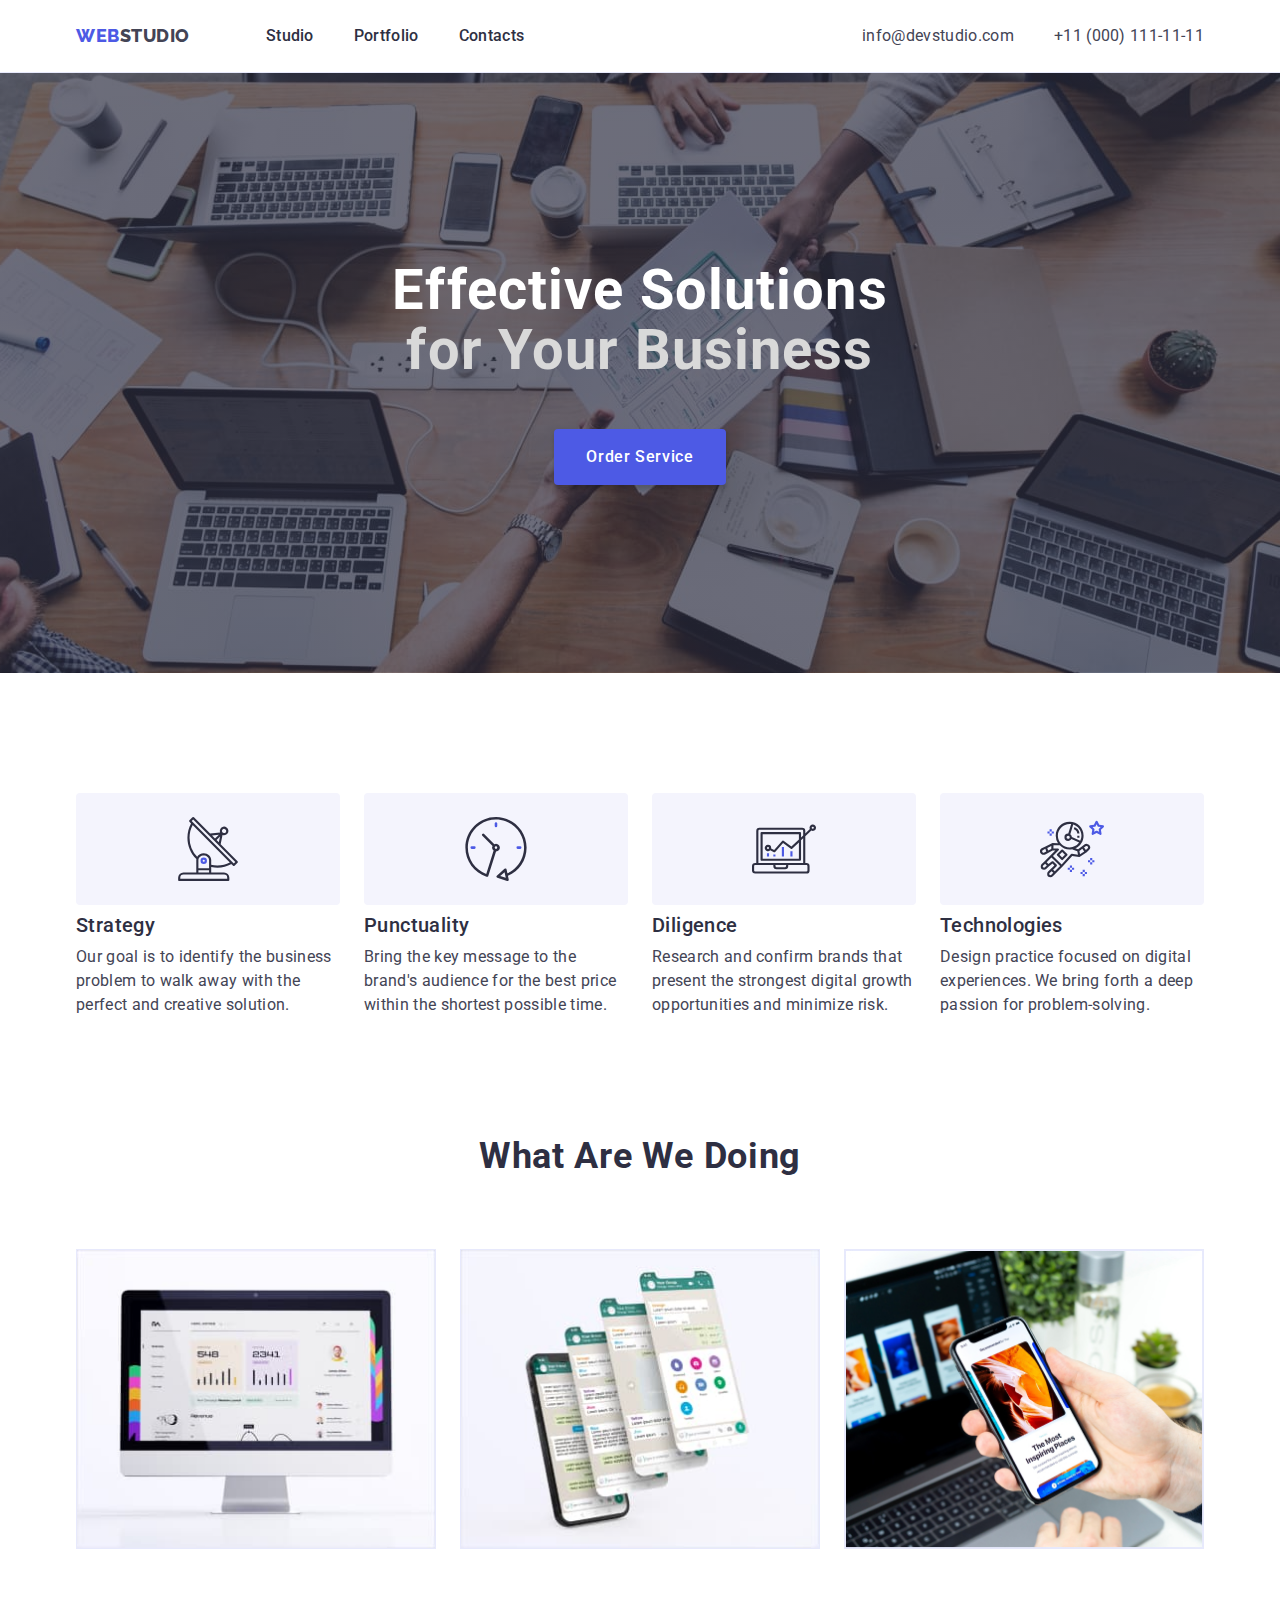
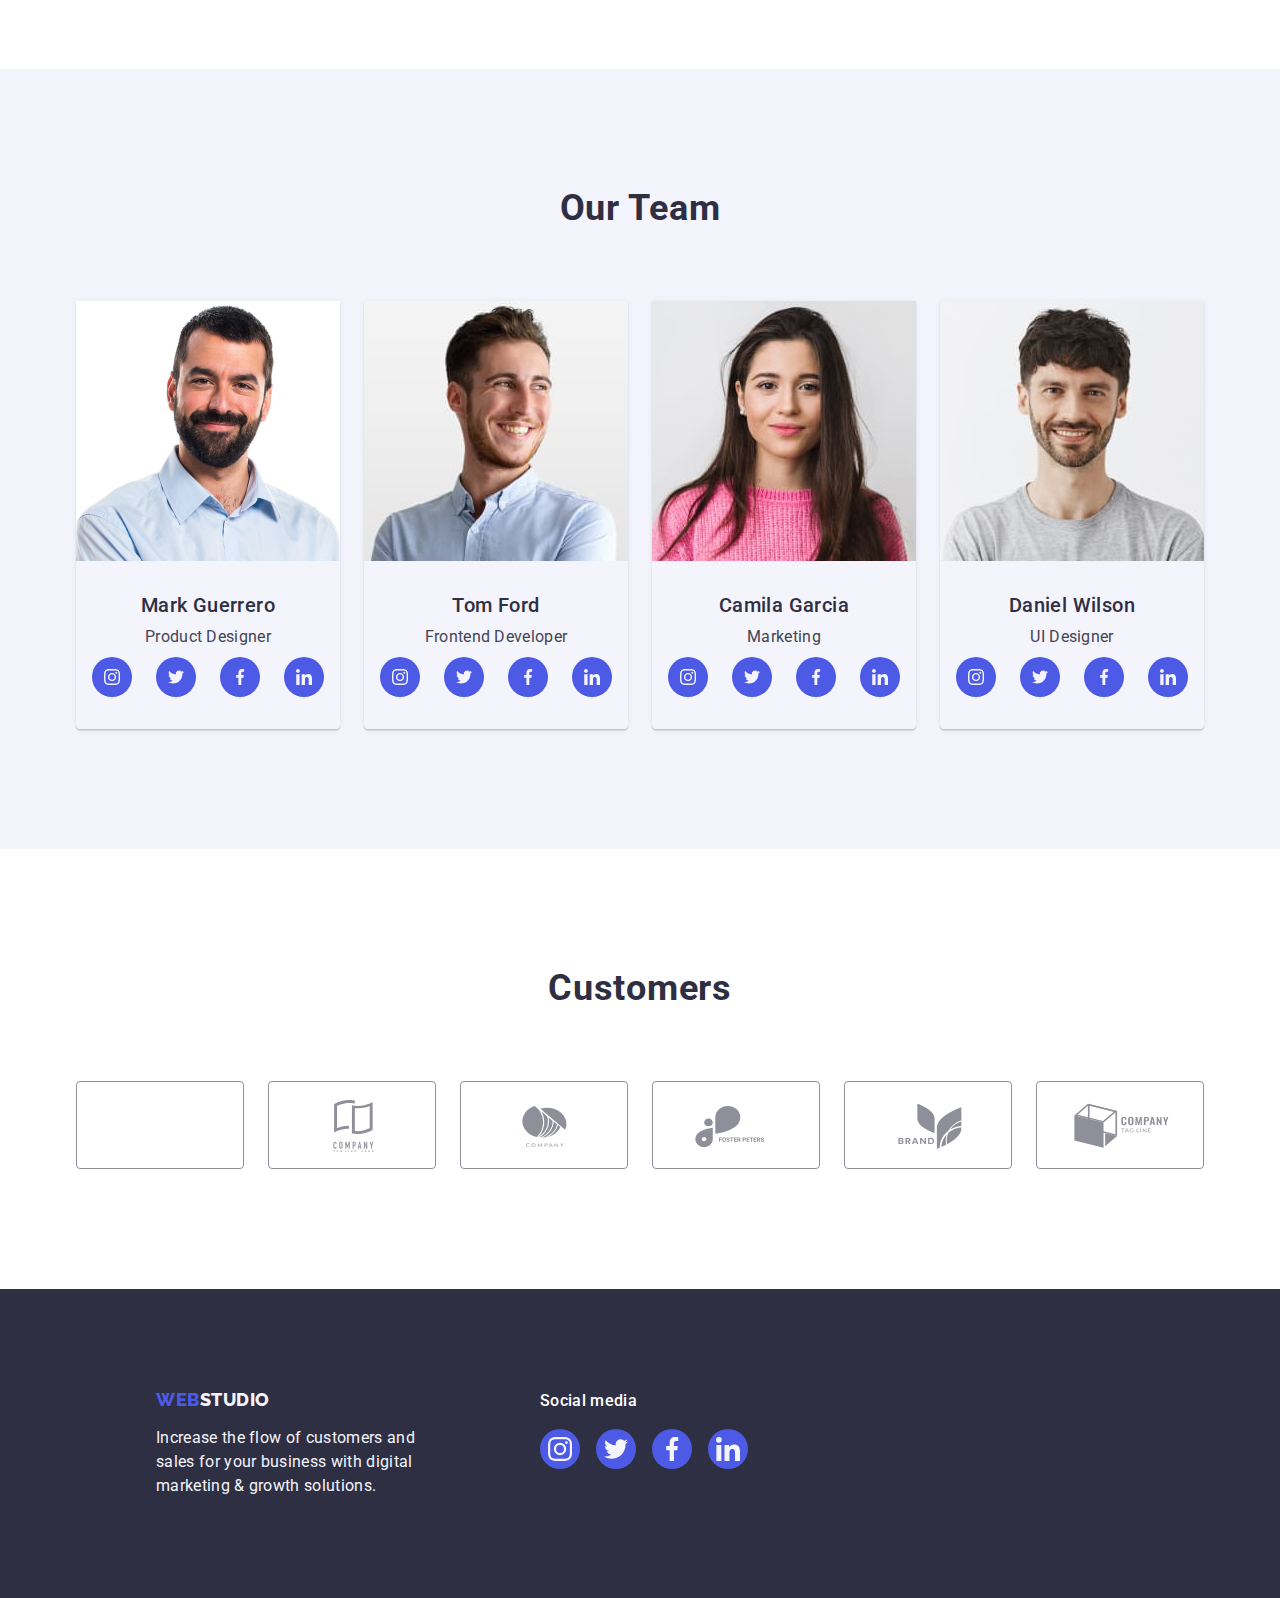
<file: index.html>
<!DOCTYPE html>
<html lang="en">
  <head>
    <meta charset="UTF-8" />
    <meta http-equiv="X-UA-Compatible" content="IE=edge" />
    <meta name="viewport" content="width=device-width, initial-scale=1.0" />
    <title>Студія</title>
    <link rel="preconnect" href="https://fonts.googleapis.com" />
    <link rel="preconnect" href="https://fonts.gstatic.com" crossorigin />
    <link
      href="https://fonts.googleapis.com/css2?family=Raleway:wght@800&family=Roboto:wght@400;500;700;900&display=swap"
      rel="stylesheet"
    />
    <link
      rel="stylesheet"
      href="https://cdn.jsdelivr.net/npm/modern-normalize@2.0.0/modern-normalize.min.css"
    />
    <link rel="stylesheet" href="./css/styles.css" />
    <link rel="icon" href="./images/favicon/40web-development_102111.png" />
  </head>
  <!-- BODY -->
  <body class="body">
    <!-- HEADER -->
    <header class="header">
      <div class="container header-container">
        <!-- HEADER NAVIGATION -->
        <nav class="nav header-nav">
          <a class="link logo-link" href="./index.html"
            >Web<span class="logo-header">Studio</span></a
          >
          <ul class="list header-list">
            <li class="item header-item">
              <a href="./index.html" class="link nav-link">Studio</a>
            </li>
            <li class="item header-item">
              <a href="./portfolio.html" class="link nav-link">Portfolio</a>
            </li>
            <li class="item header-item">
              <a href="#" class="link nav-link">Contacts</a>
            </li>
          </ul>
        </nav>
        <!-- ADDRESS -->
        <address class="address">
          <ul class="address-list">
            <li class="item address-item">
              <a
                class="link contact mail-contact"
                href="mailto:info@devstudio.com"
                >info@devstudio.com</a
              >
            </li>
            <li class="item address-item">
              <a class="link contact tel-contact" href="tel:+110001111111"
                >+11 (000) 111-11-11</a
              >
            </li>
          </ul>
        </address>
      </div>
    </header>
    <!-- MAIN -->
    <main>
      <!-- HERO -->
      <section class="section hero-section">
        <div class="container hero-container">
          <h1 class="title-hero">
            Effective Solutions
            <span class="business-text">for Your Business</span>
          </h1>
          <button class="button-hero" type="button">Order Service</button>
        </div>
      </section>
      <!-- GOALS -->
      <section class="section goals-section">
        <div class="container goals-container">
          <h2 class="visually-hidden">Goals</h2>
          <ul class="list goals-list">
            <li class="item goals-item">
              <div class="goals-icon">
                <svg class="goals-icon64" width="64" height="64">
                  <use href="./images/icons.svg#antenna"></use>
                </svg>
              </div>
              <h3 class="title-descriptions goals-descriprions">Strategy</h3>
              <p class="text goals-text">
                Our goal is to identify the business problem to walk away with
                the perfect and creative solution.
              </p>
            </li>
            <li class="item goals-item">
              <div class="goals-icon">
                <svg class="goals-icon64" width="64" height="64">
                  <use href="./images/icons.svg#clock"></use>
                </svg>
              </div>
              <h3 class="title-descriptions goals-descriprions">Punctuality</h3>
              <p class="text goals-text">
                Bring the key message to the brand's audience for the best price
                within the shortest possible time.
              </p>
            </li>
            <li class="item goals-item">
              <div class="goals-icon">
                <svg class="goals-icon64" width="64" height="64">
                  <use href="./images/icons.svg#diagram"></use>
                </svg>
              </div>
              <h3 class="title-descriptions goals-descriprions">Diligence</h3>
              <p class="text goals-text">
                Research and confirm brands that present the strongest digital
                growth opportunities and minimize risk.
              </p>
            </li>
            <li class="item goals-item">
              <div class="goals-icon">
                <svg class="goals-icon64" width="64" height="64">
                  <use href="./images/icons.svg#astronaut"></use>
                </svg>
              </div>
              <h3 class="title-descriptions goals-descriprions">
                Technologies
              </h3>
              <p class="text goals-text">
                Design practice focused on digital experiences. We bring forth a
                deep passion for problem-solving.
              </p>
            </li>
          </ul>
        </div>
      </section>
      <!--OPPORTUNITIES-->
      <section class="section opportunities-section">
        <div class="container opportunities-container">
          <h2 class="title opportunities-title">What are we doing</h2>
          <ul class="list opportunities-list">
            <li class="item opportunitie-item">
              <img
                class="image opportunitie-image"
                src="./images/rectangle71.jpg"
                alt="An example of work on a computer"
                width="360"
                height="300"
              />
            </li>
            <li class="item opportunitie-item">
              <img
                class="image opportunitie-image"
                src="./images/rectangle72.jpg"
                alt="An example of work on a mobile"
                width="360"
                height="300"
              />
            </li>
            <li class="item opportunitie-item">
              <img
                class="image opportunitie-image"
                src="./images/rectangle73.jpg"
                alt="A man holds a mobile phone in his hand against a laptop"
                width="360"
                height="300"
              />
            </li>
          </ul>
        </div>
      </section>
      <!-- TEAM -->
      <section class="section team-section">
        <div class="container team-container">
          <h2 class="title team-title">Our Team</h2>
          <ul class="list team-list">
            <li class="item team-item">
              <img
                class="image team-image"
                src="./images/people/mark.jpg"
                alt="A dark-haired, bearded man in a blue shirt"
                width="264"
                height="260"
              />
              <div class="worker">
                <h3 class="title-descriptions team-descriptions">
                  Mark Guerrero
                </h3>
                <p class="text team-text">Product Designer</p>
                <ul class="socials">
                  <li class="socials-items">
                    <a
                      class="socials-links"
                      aria-label="instagram icon"
                      href="https://www.instagram.com/"
                      target="_blank"
                      rel="noopener no referrer"
                    >
                      <svg class="socials-icons" width="16" height="16">
                        <use href="./images/icons.svg#instagram"></use>
                      </svg>
                    </a>
                  </li>
                  <li class="socials-items">
                    <a
                      class="socials-links"
                      aria-label="twitter icon"
                      href="https://twitter.com/"
                      target="_blank"
                      rel="noopener no referrer"
                    >
                      <svg class="socials-icons" width="16" height="16">
                        <use href="./images/icons.svg#twitter"></use>
                      </svg>
                    </a>
                  </li>
                  <li class="socials-items">
                    <a
                      class="socials-links"
                      aria-label="facebook icon"
                      href="https://www.facebook.com/"
                      target="_blank"
                      rel="noopener no referrer"
                    >
                      <svg class="socials-icons" width="16" height="16">
                        <use href="./images/icons.svg#facebook"></use>
                      </svg>
                    </a>
                  </li>
                  <li class="socials-items">
                    <a
                      class="socials-links"
                      aria-label="linkedin icon"
                      href="https://www.linkedin.com/"
                      target="_blank"
                      rel="noopener no referrer"
                    >
                      <svg class="socials-icons" width="16" height="16">
                        <use href="./images/icons.svg#linkedin"></use>
                      </svg>
                    </a>
                  </li>
                </ul>
              </div>
            </li>
            <li class="item team-item">
              <img
                class="image team-image"
                src="./images/people/tom.jpg"
                alt="A blond-haired man with a week's stubble in a blue shirt"
                width="264"
                height="260"
              />
              <div class="worker">
                <h3 class="title-descriptions team-descriptions">Tom Ford</h3>
                <p class="text team-text">Frontend Developer</p>
                <ul class="socials">
                  <li class="socials-items">
                    <a
                      class="socials-links"
                      aria-label="instagram icon"
                      href="https://www.instagram.com/"
                      target="_blank"
                      rel="noopener no referrer"
                    >
                      <svg class="socials-icons" width="16" height="16">
                        <use href="./images/icons.svg#instagram"></use>
                      </svg>
                    </a>
                  </li>
                  <li class="socials-items">
                    <a
                      class="socials-links"
                      aria-label="twitter icon"
                      href="https://twitter.com/"
                      target="_blank"
                      rel="noopener no referrer"
                    >
                      <svg class="socials-icons" width="16" height="16">
                        <use href="./images/icons.svg#twitter"></use>
                      </svg>
                    </a>
                  </li>
                  <li class="socials-items">
                    <a
                      class="socials-links"
                      aria-label="facebook icon"
                      href="https://www.facebook.com/"
                      target="_blank"
                      rel="noopener no referrer"
                    >
                      <svg class="socials-icons" width="16" height="16">
                        <use href="./images/icons.svg#facebook"></use>
                      </svg>
                    </a>
                  </li>
                  <li class="socials-items">
                    <a
                      class="socials-links"
                      aria-label="linkedin icon"
                      href="https://www.linkedin.com/"
                      target="_blank"
                      rel="noopener no referrer"
                    >
                      <svg class="socials-icons" width="16" height="16">
                        <use href="./images/icons.svg#linkedin"></use>
                      </svg>
                    </a>
                  </li>
                </ul>
              </div>
            </li>
            <li class="item team-item">
              <img
                class="image team-image"
                src="./images/people/camila.jpg"
                alt="Dark-haired girl in a pink blouse"
                width="264"
                height="260"
              />
              <div class="worker">
                <h3 class="title-descriptions team-descriptions">
                  Camila Garcia
                </h3>
                <p class="text team-text">Marketing</p>
                <ul class="socials">
                  <li class="socials-items">
                    <a
                      class="socials-links"
                      aria-label="instagram icon"
                      href="https://www.instagram.com/"
                      target="_blank"
                      rel="noopener no referrer"
                    >
                      <svg class="socials-icons" width="16" height="16">
                        <use href="./images/icons.svg#instagram"></use>
                      </svg>
                    </a>
                  </li>
                  <li class="socials-items">
                    <a
                      class="socials-links"
                      aria-label="twitter icon"
                      href="https://twitter.com/"
                      target="_blank"
                      rel="noopener no referrer"
                    >
                      <svg class="socials-icons" width="16" height="16">
                        <use href="./images/icons.svg#twitter"></use>
                      </svg>
                    </a>
                  </li>
                  <li class="socials-items">
                    <a
                      class="socials-links"
                      aria-label="facebook icon"
                      href="https://www.facebook.com/"
                      target="_blank"
                      rel="noopener no referrer"
                    >
                      <svg class="socials-icons" width="16" height="16">
                        <use href="./images/icons.svg#facebook"></use>
                      </svg>
                    </a>
                  </li>
                  <li class="socials-items">
                    <a
                      class="socials-links"
                      aria-label="linkedin icon"
                      href="https://www.linkedin.com/"
                      target="_blank"
                      rel="noopener no referrer"
                    >
                      <svg class="socials-icons" width="16" height="16">
                        <use href="./images/icons.svg#linkedin"></use>
                      </svg>
                    </a>
                  </li>
                </ul>
              </div>
            </li>
            <li class="item team-item">
              <img
                class="image team-image"
                src="./images/people/daniel.jpg"
                alt="Dark-haired man with 2-week stubble wearing a grey T-shirt"
                width="264"
                height="260"
              />
              <div class="worker">
                <h3 class="title-descriptions team-descriptions">
                  Daniel Wilson
                </h3>
                <p class="text team-text">UI Designer</p>
                <ul class="socials">
                  <li class="socials-items">
                    <a
                      class="socials-links"
                      aria-label="instagram icon"
                      href="https://www.instagram.com/"
                      target="_blank"
                      rel="noopener no referrer"
                    >
                      <svg class="socials-icons" width="16" height="16">
                        <use href="./images/icons.svg#instagram"></use>
                      </svg>
                    </a>
                  </li>
                  <li class="socials-items">
                    <a
                      class="socials-links"
                      aria-label="twitter icon"
                      href="https://twitter.com/"
                      target="_blank"
                      rel="noopener no referrer"
                    >
                      <svg class="socials-icons" width="16" height="16">
                        <use href="./images/icons.svg#twitter"></use>
                      </svg>
                    </a>
                  </li>
                  <li class="socials-items">
                    <a
                      class="socials-links"
                      aria-label="facebook icon"
                      href="https://www.facebook.com/"
                      target="_blank"
                      rel="noopener no referrer"
                    >
                      <svg class="socials-icons" width="16" height="16">
                        <use href="./images/icons.svg#facebook"></use>
                      </svg>
                    </a>
                  </li>
                  <li class="socials-items">
                    <a
                      class="socials-links"
                      aria-label="linkedin icon"
                      href="https://www.linkedin.com/"
                      target="_blank"
                      rel="noopener no referrer"
                    >
                      <svg class="socials-icons" width="16" height="16">
                        <use href="./images/icons.svg#linkedin"></use>
                      </svg>
                    </a>
                  </li>
                </ul>
              </div>
            </li>
          </ul>
        </div>
      </section>
      <!-- CUSTOMERS -->
      <section class="section customers-section">
        <div class="container customers-container">
          <h2 class="title customers-title">Customers</h2>
          <ul class="list customers-list">
            <li class="item customers-item">
              <a class="link customers-link" href="#">
                <svg class="customers-icon" width="104" height="56">
                  <use href="./images/icons.svg#logo"></use>
                </svg>
              </a>
            </li>
            <li class="item customers-item">
              <a class="link customers-link" href="#">
                <svg class="customers-icon" width="104" height="56">
                  <use href="./images/icons.svg#tagline"></use>
                </svg>
              </a>
            </li>
            <li class="item customers-item">
              <a class="link customers-link" href="#">
                <svg class="customers-icon" width="104" height="56">
                  <use href="./images/icons.svg#company"></use>
                </svg>
              </a>
            </li>
            <li class="item customers-item">
              <a class="link customers-link" href="#">
                <svg class="customers-icon" width="104" height="56">
                  <use href="./images/icons.svg#foster"></use>
                </svg>
              </a>
            </li>
            <li class="item customers-item">
              <a class="link customers-link" href="#">
                <svg class="customers-icon" width="104" height="56">
                  <use href="./images/icons.svg#brand"></use>
                </svg>
              </a>
            </li>
            <li class="item customers-item">
              <a class="link customers-link" href="#"
                ><svg class="customers-icon" width="104" height="56">
                  <use href="./images/icons.svg#comtag"></use>
                </svg>
              </a>
            </li>
          </ul>
        </div>
      </section>
    </main>
    <!-- FOOTER -->
    <footer class="footer">
      <div class="footer-container">
        <div class="footer-logo-container">
          <!-- LOGO FOOTER -->
          <a class="link logo-link footer-link" href="./index.html"
            >Web<span class="logo-footer">Studio</span></a
          >
          <p class="footer-text">
            Increase the flow of customers and sales for your business with
            digital marketing & growth solutions.
          </p>
        </div>
        <div class="footer-sm">
          <p class="footer-sm-text">Social media</p>
          <ul class="footer-sm-list">
            <li class="footer-sm-items">
              <a
                class="footer-sm-links"
                aria-label="instagram icon"
                href="https://www.instagram.com/"
                target="_blank"
                rel="noopener no referrer"
              >
                <svg class="footer-sm-icons" width="24" height="24">
                  <use href="./images/icons.svg#instagram"></use>
                </svg>
              </a>
            </li>
            <li class="footer-sm-items">
              <a
                class="footer-sm-links"
                aria-label="twitter icon"
                href="https://twitter.com/"
                target="_blank"
                rel="noopener no referrer"
              >
                <svg class="footer-sm-icons" width="24" height="24">
                  <use href="./images/icons.svg#twitter"></use>
                </svg>
              </a>
            </li>
            <li class="footer-sm-items">
              <a
                class="footer-sm-links"
                aria-label="facebook icon"
                href="https://www.facebook.com/"
                target="_blank"
                rel="noopener no referrer"
              >
                <svg class="footer-sm-icons" width="24" height="24">
                  <use href="./images/icons.svg#facebook"></use>
                </svg>
              </a>
            </li>
            <li class="footer-sm-items">
              <a
                class="footer-sm-links"
                aria-label="linkedin icon"
                href="https://www.linkedin.com/"
                target="_blank"
                rel="noopener no referrer"
              >
                <svg class="footer-sm-icons" width="24" height="24">
                  <use href="./images/icons.svg#linkedin"></use>
                </svg>
              </a>
            </li>
          </ul>
        </div>
      </div>
    </footer>
  </body>
</html>
</file>
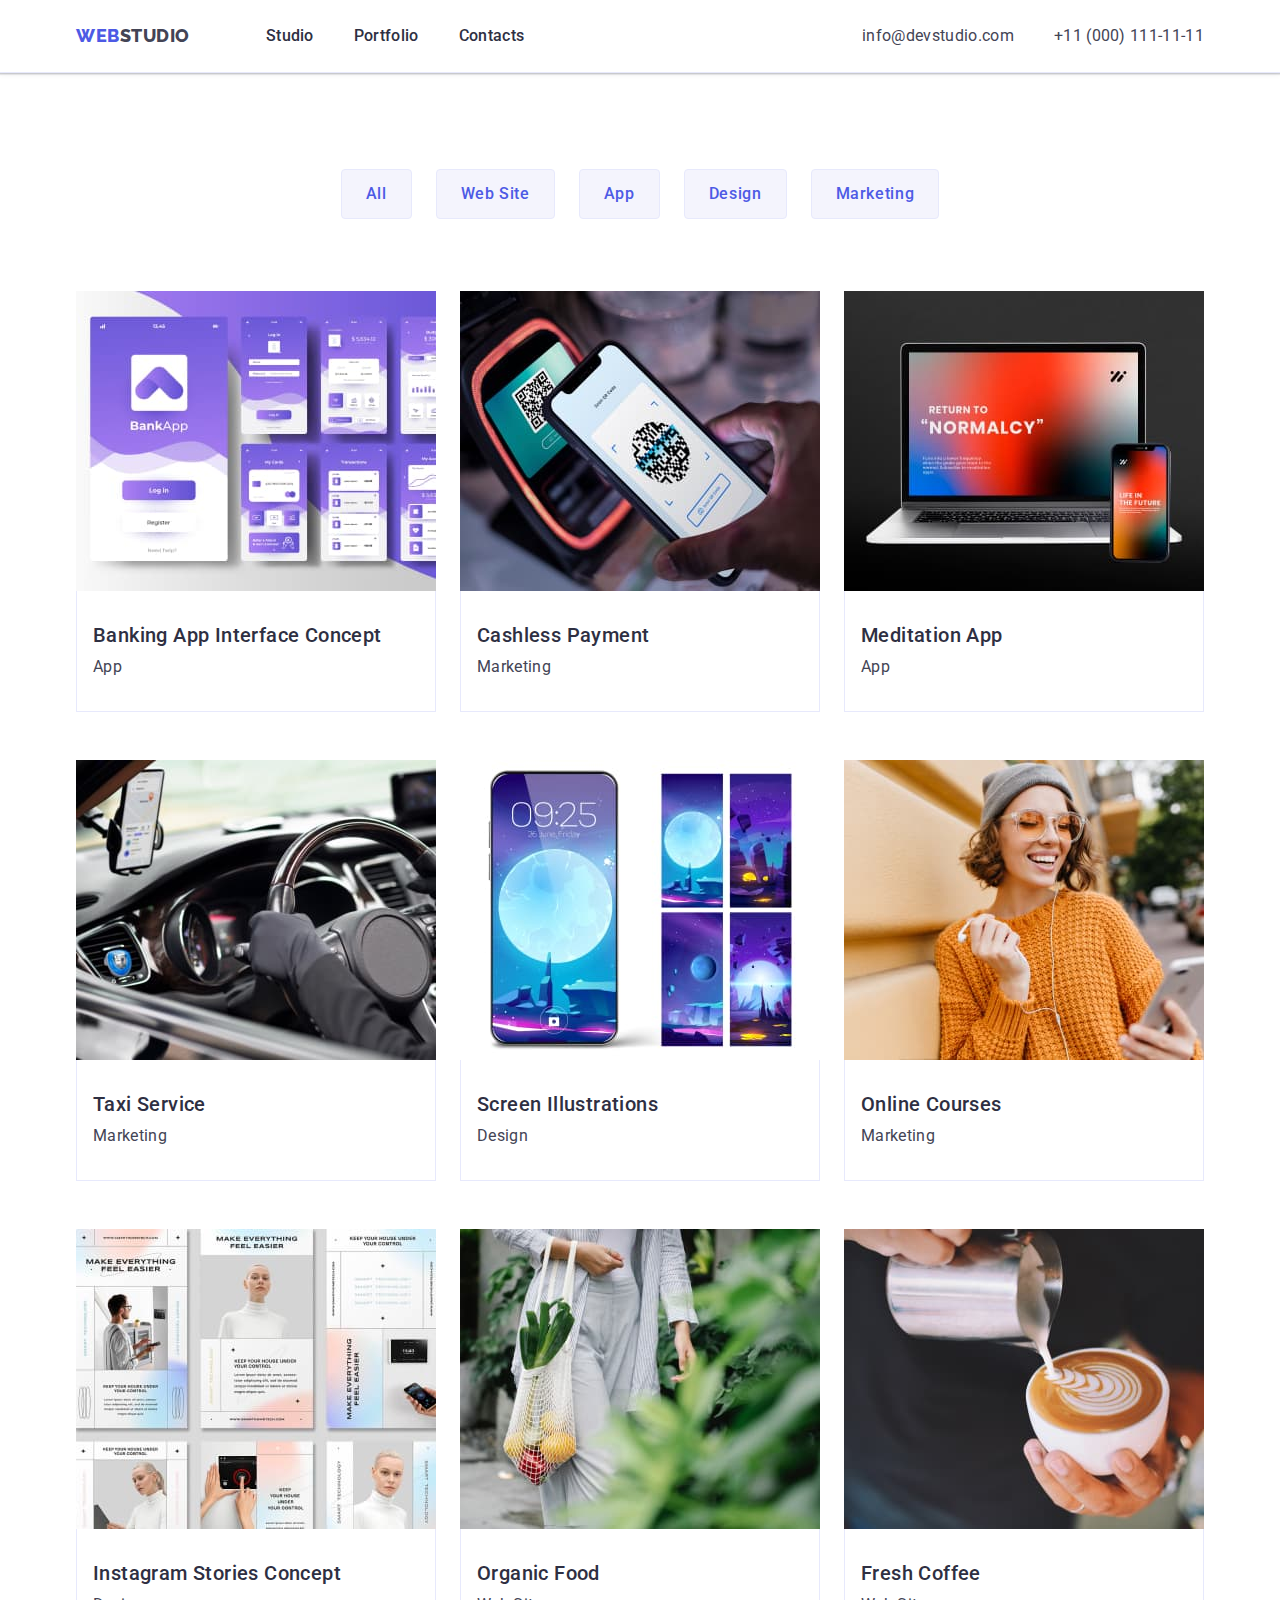
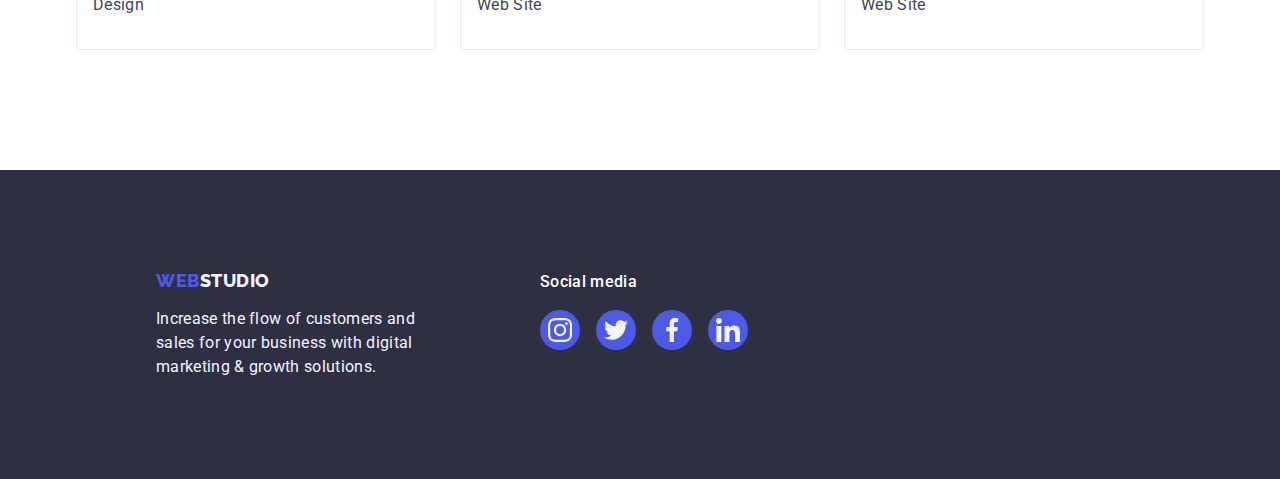
<file: portfolio.html>
<!DOCTYPE html>

<html lang="en">
  <head>
    <meta charset="UTF-8" />
    <meta http-equiv="X-UA-Compatible" content="IE=edge" />
    <meta name="viewport" content="width=device-width, initial-scale=1.0" />
    <title>Портфоліо</title>
    <link rel="preconnect" href="https://fonts.googleapis.com" />
    <link rel="preconnect" href="https://fonts.gstatic.com" crossorigin />
    <link
      href="https://fonts.googleapis.com/css2?family=Raleway:wght@800&family=Roboto:wght@400;500;700;900&display=swap"
      rel="stylesheet"
    />
    <link
      rel="stylesheet"
      href="https://cdn.jsdelivr.net/npm/modern-normalize@2.0.0/modern-normalize.min.css"
    />
    <link rel="stylesheet" href="./css/styles.css" />
  </head>
  <!-- BODY -->
  <body>
    <!-- HEADER -->
    <header class="header">
      <div class="container header-container">
        <!-- HEADER NAVIGATION -->
        <nav class="nav header-nav">
          <a class="link logo-link" href="./index.html"
            >Web<span class="logo-header">Studio</span></a
          >
          <ul class="list header-list">
            <li class="item header-item">
              <a href="./index.html" class="link nav-link">Studio</a>
            </li>
            <li class="item header-item">
              <a href="./portfolio.html" class="link nav-link">Portfolio</a>
            </li>
            <li class="item header-item">
              <a href="" class="link nav-link">Contacts</a>
            </li>
          </ul>
        </nav>
        <!-- ADDRESS -->
        <address class="address">
          <ul class="address-list">
            <li class="item address-item">
              <a
                class="link contact mail-contact"
                href="mailto:info@devstudio.com"
                >info@devstudio.com</a
              >
            </li>
            <li class="item address-item">
              <a class="link contact tel-contact" href="tel:+110001111111"
                >+11 (000) 111-11-11</a
              >
            </li>
          </ul>
        </address>
      </div>
    </header>
    <!-- MAIN PORTFOLIO -->
    <main>
      <section class="section portfolio-section">
        <div class="container">
          <!-- BUTTONS PORTFOLIO -->
          <h1 class="visually-hidden">Filter</h1>
          <ul class="list list-button">
            <li class="item item-button">
              <button class="filter-button" type="button">All</button>
            </li>
            <li class="item item-button">
              <button class="filter-button" type="button">Web Site</button>
            </li>
            <li class="item item-button">
              <button class="filter-button" type="button">App</button>
            </li>
            <li class="item item-button">
              <button class="filter-button" type="button">Design</button>
            </li>
            <li class="item item-button">
              <button class="filter-button" type="button">Marketing</button>
            </li>
          </ul>
          <!-- PORTFOLIO -->
          <ul class="list list-portfolio">
            <li class="item item-portfolio">
              <a href="#" class="link portfolio-link">
                <img
                  class="image portfolio-image"
                  src="./images/portfolio/banking-app.jpg"
                  alt="Banking App Interface Concept"
                  width="360"
                  height="300"
                />
                <div class="portfolio-inform">
                  <h2 class="title-descriptions portfolio-descriptions">
                    Banking App Interface Concept
                  </h2>
                  <p class="text portfolio-text">App</p>
                </div>
              </a>
            </li>
            <li class="item item-portfolio">
              <a href="#" class="link portfolio-link">
                <img
                  class="image portfolio-image"
                  src="./images/portfolio/cashless-payment.jpg"
                  alt="mobile cashless payment"
                  width="360"
                  height="300"
                />
                <div class="portfolio-inform">
                  <h2 class="title-descriptions portfolio-descriptions">
                    Cashless Payment
                  </h2>
                  <p class="text portfolio-text">Marketing</p>
                </div>
              </a>
            </li>
            <li class="item item-portfolio">
              <a href="#" class="link portfolio-link">
                <img
                  class="image portfolio-image"
                  src="./images/portfolio/meditation-app.jpg"
                  alt="meditation app"
                  width="360"
                  height="300"
                />
                <div class="portfolio-inform">
                  <h2 class="title-descriptions portfolio-descriptions">
                    Meditation App
                  </h2>
                  <p class="text portfolio-text">App</p>
                </div>
              </a>
            </li>
            <li class="item item-portfolio">
              <a href="#" class="link portfolio-link">
                <img
                  class="image portfolio-image"
                  src="./images/portfolio/taxi-service.jpg"
                  alt="car with man inside"
                  width="360"
                  height="300"
                />
                <div class="portfolio-inform">
                  <h2 class="title-descriptions portfolio-descriptions">
                    Taxi Service
                  </h2>
                  <p class="text portfolio-text">Marketing</p>
                </div>
              </a>
            </li>
            <li class="item item-portfolio">
              <a href="#" class="link portfolio-link">
                <img
                  class="image portfolio-image"
                  src="./images/portfolio/screen-illustrations.jpg"
                  alt="imege of the moon"
                  width="360"
                  height="300"
                />
                <div class="portfolio-inform">
                  <h2 class="title-descriptions portfolio-descriptions">
                    Screen Illustrations
                  </h2>
                  <p class="text portfolio-text">Design</p>
                </div>
              </a>
            </li>
            <li class="item item-portfolio">
              <a href="#" class="link portfolio-link">
                <img
                  class="image portfolio-image"
                  src="./images/portfolio/online-courses.jpg"
                  alt="a blonde girl wearing a hat, glasses and an orange sweatshirt with a phone"
                  width="360"
                  height="300"
                />
                <div class="portfolio-inform">
                  <h2 class="title-descriptions portfolio-descriptions">
                    Online Courses
                  </h2>
                  <p class="text portfolio-text">Marketing</p>
                </div>
              </a>
            </li>
            <li class="item item-portfolio">
              <a href="#" class="link portfolio-link">
                <img
                  class="image portfolio-image"
                  src="./images/portfolio/instagram-stories-concept.jpg"
                  alt="Instagram Stories"
                  width="360"
                  height="300"
                />
                <div class="portfolio-inform">
                  <h2 class="title-descriptions portfolio-descriptions">
                    Instagram Stories Concept
                  </h2>
                  <p class="text portfolio-text">Design</p>
                </div>
              </a>
            </li>
            <li class="item item-portfolio">
              <a href="#" class="link portfolio-link">
                <img
                  class="image portfolio-image"
                  src="./images/portfolio/organic-food.jpg"
                  alt="woman with different Organic Food"
                  width="360"
                  height="300"
                />
                <div class="portfolio-inform">
                  <h2 class="title-descriptions portfolio-descriptions">
                    Organic Food
                  </h2>
                  <p class="text portfolio-text">Web Site</p>
                </div>
              </a>
            </li>
            <li class="item item-portfolio">
              <a href="#" class="link portfolio-link">
                <img
                  class="image portfolio-image"
                  src="./images/portfolio/coffe.jpg"
                  alt="cup of coffe"
                  width="360"
                  height="300"
                />
                <div class="portfolio-inform">
                  <h2 class="title-descriptions portfolio-descriptions">
                    Fresh Coffee
                  </h2>
                  <p class="text portfolio-text">Web Site</p>
                </div>
              </a>
            </li>
          </ul>
        </div>
      </section>
    </main>
    <!-- FOOTER -->
    <footer class="footer">
      <div class="footer-container">
        <div class="footer-logo-container">
          <!-- LOGO FOOTER -->
          <a class="link logo-link footer-link" href="./index.html"
            >Web<span class="logo-footer">Studio</span></a
          >
          <p class="footer-text">
            Increase the flow of customers and sales for your business with
            digital marketing & growth solutions.
          </p>
        </div>
        <div class="footer-sm">
          <p class="footer-sm-text">Social media</p>
          <ul class="footer-sm-list">
            <li class="footer-sm-items">
              <a
                class="footer-sm-links"
                aria-label="instagram icon"
                href="https://www.instagram.com/"
                target="_blank"
                rel="noopener no referrer"
                ><svg class="footer-sm-icons" width="24" height="24">
                  <use href="./images/icons.svg#instagram"></use></svg
              ></a>
            </li>
            <li class="footer-sm-items">
              <a
                class="footer-sm-links"
                aria-label="twitter icon"
                href="https://twitter.com/"
                target="_blank"
                rel="noopener no referrer"
                ><svg class="footer-sm-icons" width="24" height="24">
                  <use href="./images/icons.svg#twitter"></use></svg
              ></a>
            </li>
            <li class="footer-sm-items">
              <a
                class="footer-sm-links"
                aria-label="facebook icon"
                href="https://www.facebook.com/"
                target="_blank"
                rel="noopener no referrer"
                ><svg class="footer-sm-icons" width="24" height="24">
                  <use href="./images/icons.svg#facebook"></use></svg
              ></a>
            </li>
            <li class="footer-sm-items">
              <a
                class="footer-sm-links"
                aria-label="linkedin icon"
                href="https://www.linkedin.com/"
                target="_blank"
                rel="noopener no referrer"
                ><svg class="footer-sm-icons" width="24" height="24">
                  <use href="./images/icons.svg#linkedin"></use></svg
              ></a>
            </li>
          </ul>
        </div>
      </div>
    </footer>
  </body>
</html>
</file>
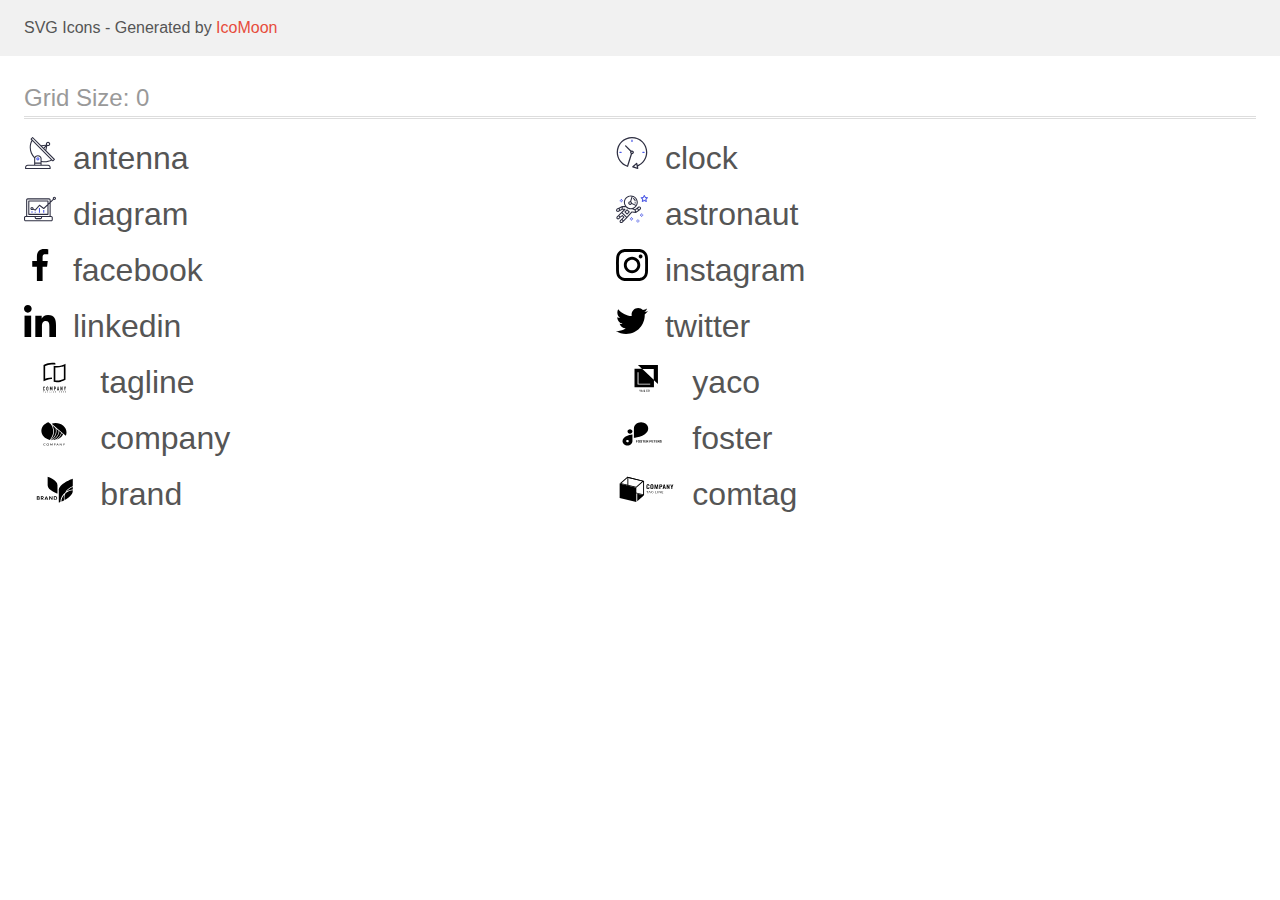
<file: images/icons/icons/demo.html>
<!doctype html>
<html>
<head>
    <title>IcoMoon - SVG Icons</title>
    <meta charset="utf-8">
    <meta name="viewport" content="width=device-width, initial-scale=1">
    <link rel="stylesheet" href="demo-files/demo.css">
    <link rel="stylesheet" href="style.css">
</head>
<body>
<svg aria-hidden="true" style="position: absolute; width: 0; height: 0; overflow: hidden;" version="1.1" xmlns="http://www.w3.org/2000/svg" xmlns:xlink="http://www.w3.org/1999/xlink">
<defs>
<symbol id="antenna" viewBox="0 0 32 32">
<path fill="#2e2f42" style="fill: var(--color1, #2e2f42)" d="M30.773 22.098l-8.443-8.505 0.937-4.615c0.242 0.094 0.499 0.143 0.759 0.145h0.006c0.008 0 0.017 0 0.026 0 1.192 0 2.159-0.967 2.159-2.159s-0.967-2.159-2.159-2.159c-1.192 0-2.159 0.967-2.159 2.159 0 0.26 0.046 0.508 0.13 0.739l-0.005-0.015-4.96 0.605-8.091-8.133c-0.096-0.098-0.229-0.159-0.376-0.16h-0c-0.14 0.001-0.274 0.057-0.373 0.155l-1.513 1.504c-0.097 0.097-0.156 0.23-0.156 0.377s0.060 0.281 0.156 0.377v0l0.814 0.825c-1.143 2.062-1.816 4.522-1.816 7.139 0 4.106 1.656 7.825 4.336 10.526l-0.001-0.001c0.042 0.041 0.091 0.073 0.146 0.098-0.032 0.164-0.051 0.353-0.052 0.546v6.188h-6.4c-1.472 0.001-2.666 1.194-2.667 2.666v1.067c0 0.295 0.239 0.533 0.534 0.533h24.534c0.294 0 0.534-0.239 0.534-0.534v-1.067c-0.002-1.472-1.195-2.665-2.667-2.666h-6.4v-2.742c1.003 0.21 2.024 0.317 3.049 0.32 2.58-0.003 5.005-0.663 7.117-1.822l-0.077 0.039 0.819 0.823c0.099 0.101 0.235 0.159 0.377 0.16 0.14-0.001 0.274-0.056 0.373-0.155l1.512-1.505c0.096-0.097 0.156-0.23 0.156-0.377s-0.060-0.28-0.156-0.377v0zM23.28 6.233c0.193-0.192 0.458-0.31 0.752-0.31 0.589 0 1.067 0.478 1.067 1.066s-0.477 1.066-1.067 1.066c-0 0-0 0-0 0h-0.003c-0.587-0.003-1.061-0.479-1.061-1.066 0-0.296 0.12-0.563 0.315-0.756l0-0h-0.002zM22.024 9.738l-0.599 2.945-1.175-1.182 1.774-1.764zM21.419 8.836l-1.92 1.909-1.485-1.493 3.405-0.415zM24.004 28.8c0.884 0 1.6 0.716 1.6 1.6v0 0.534h-23.466v-0.534c0-0.884 0.716-1.6 1.6-1.6h20.267zM16.538 26.666v1.067h-5.334v-1.067h5.334zM11.204 25.6v-4.053c0-1.294 1.197-2.346 2.666-2.346s2.667 1.053 2.667 2.346v4.053h-5.334zM17.604 23.904v-2.357c0-1.882-1.675-3.413-3.733-3.413-0.018-0-0.038-0-0.059-0-1.353 0-2.54 0.707-3.213 1.771l-0.009 0.016c-2.36-2.482-3.811-5.846-3.811-9.549 0-2.314 0.567-4.496 1.569-6.414l-0.036 0.077 18.602 18.709c-1.823 0.947-3.98 1.502-6.266 1.502-1.079 0-2.128-0.124-3.136-0.357l0.093 0.018zM28.893 23.221l-21.057-21.18 0.755-0.752 7.935 7.98c0.003 0 0.006 0.007 0.009 0.009l13.114 13.191-0.757 0.752z"></path>
<path fill="#4d5ae5" style="fill: var(--color2, #4d5ae5)" d="M13.876 20.267h-0.005c-0.001 0-0.002 0-0.002 0-0.884 0-1.6 0.716-1.6 1.6s0.715 1.599 1.597 1.6h0.005c0.001 0 0.002 0 0.002 0 0.884 0 1.6-0.716 1.6-1.6s-0.715-1.599-1.597-1.6h-0zM14.249 22.245c-0.096 0.096-0.229 0.155-0.376 0.155-0.295 0-0.534-0.239-0.534-0.534 0-0.001 0-0.001 0-0.002v0c0.002-0.292 0.238-0.529 0.53-0.53h0c0.293 0.002 0.531 0.24 0.531 0.534 0 0.148-0.060 0.281-0.157 0.378l-0 0h0.005z"></path>
</symbol>
<symbol id="clock" viewBox="0 0 32 32">
<path fill="#2e2f42" style="fill: var(--color1, #2e2f42)" d="M31.297 15.301c-0.002-8.452-6.855-15.303-15.308-15.301s-15.303 6.855-15.301 15.308c0.002 6.788 4.422 12.543 10.541 14.545l0.108 0.031c0.060 0.019 0.123 0.029 0.187 0.029 0.121 0 0.239-0.032 0.342-0.093 0.135-0.080 0.236-0.207 0.284-0.357l3.865-12.25c1.054-0.004 1.906-0.859 1.906-1.913 0-1.057-0.856-1.913-1.913-1.913-0.303 0-0.59 0.070-0.844 0.196l0.011-0.005-5.106-5.107c-0.115-0.115-0.275-0.187-0.451-0.187-0.352 0-0.638 0.285-0.638 0.638 0 0.176 0.071 0.336 0.187 0.451v0l5.104 5.109c-0.121 0.241-0.191 0.525-0.191 0.826 0 0.601 0.283 1.137 0.723 1.48l0.004 0.003-3.683 11.673c-7.278-2.681-11.005-10.754-8.323-18.032 2.681-7.277 10.755-11.005 18.032-8.323s11.004 10.755 8.323 18.032c-1.345 3.581-4.004 6.406-7.374 7.938l-0.088 0.036-0.398-1.875c-0.063-0.291-0.318-0.505-0.624-0.505-0.163 0-0.312 0.061-0.425 0.162l0.001-0.001-3.837 3.425c-0.132 0.117-0.214 0.287-0.214 0.477 0 0.283 0.185 0.524 0.441 0.607l0.005 0.001 4.899 1.564c0.058 0.020 0.126 0.031 0.196 0.031 0.352 0 0.637-0.285 0.637-0.637 0-0.047-0.005-0.093-0.015-0.137l0.001 0.004-0.391-1.839c5.528-2.374 9.329-7.772 9.329-14.057 0-0.011 0-0.023-0-0.034v0.002zM15.992 14.664c0.352 0 0.638 0.286 0.638 0.638s-0.286 0.638-0.638 0.638v0c-0.352 0-0.638-0.286-0.638-0.638s0.286-0.638 0.638-0.638v0zM18.093 29.527l2.184-1.948 0.603 2.84-2.787-0.892z"></path>
<path fill="#4d5ae5" style="fill: var(--color2, #4d5ae5)" d="M15.354 3.185v1.275c0 0.352 0.285 0.638 0.637 0.638s0.638-0.285 0.638-0.638v-1.275c-0.014-0.341-0.294-0.613-0.637-0.613s-0.624 0.271-0.637 0.611l-0 0.001zM3.876 14.664c-0.352 0-0.637 0.285-0.637 0.637s0.285 0.637 0.638 0.637h1.275c0.352 0 0.638-0.285 0.638-0.637s-0.285-0.637-0.638-0.637h-1.275zM28.108 15.939c0.352 0 0.637-0.285 0.637-0.637s-0.285-0.637-0.637-0.637h-1.275c-0.341 0.014-0.613 0.294-0.613 0.637s0.271 0.624 0.611 0.637l0.001 0h1.275z"></path>
</symbol>
<symbol id="diagram" viewBox="0 0 32 32">
<path fill="#4d5ae5" style="fill: var(--color2, #4d5ae5)" d="M14.925 14.965h1.066v4.797h-1.066v-4.797zM19.19 17.097h1.066v2.665h-1.066v-2.665zM10.661 18.696h1.066v1.066h-1.066v-1.066zM7.463 18.163h1.066v1.599h-1.066v-1.599z"></path>
<path fill="#2e2f42" style="fill: var(--color1, #2e2f42)" d="M1.599 28.291h25.587c0 0 0 0 0 0 0.883 0 1.599-0.716 1.599-1.599v0-2.133c0-0.883-0.716-1.599-1.599-1.599-0 0-0 0-0.001 0h-0.533v-13.293l3.028-2.868c0.207 0.105 0.452 0.166 0.711 0.166 0.888 0 1.608-0.72 1.608-1.608s-0.72-1.608-1.608-1.608c-0.888 0-1.608 0.72-1.608 1.608 0 0.247 0.055 0.48 0.155 0.689l-0.004-0.010-2.282 2.163v-1.23c0-0.883-0.716-1.599-1.599-1.599v0h-21.322c-0 0-0 0-0.001 0-0.883 0-1.599 0.716-1.599 1.599 0 0 0 0 0 0.001v-0 15.991h-0.533c-0.883 0-1.599 0.716-1.599 1.599 0 0 0 0 0 0.001v-0 2.133c0 0.883 0.716 1.599 1.599 1.599v0zM30.384 4.837c0.294 0 0.533 0.239 0.533 0.533s-0.239 0.533-0.533 0.533v0c-0.294 0-0.533-0.239-0.533-0.533s0.239-0.533 0.533-0.533v0zM3.199 6.969c0-0.295 0.239-0.534 0.533-0.534h21.322c0.294 0 0.533 0.239 0.533 0.534v2.238l-1.066 1.013v-2.185c0-0.295-0.238-0.533-0.533-0.533h-19.19c-0.295 0-0.533 0.239-0.533 0.533v13.326c0 0.295 0.239 0.534 0.533 0.534h19.19c0.294 0 0.533-0.239 0.533-0.534v-9.674l1.066-1.010v12.283h-22.388v-15.991zM7.996 13.899c-0.001 0-0.003 0-0.005 0-0.883 0-1.599 0.716-1.599 1.599s0.716 1.599 1.599 1.599c0.432 0 0.824-0.171 1.112-0.45l-0 0 1.853 0.93c0.215 0.108 0.476 0.057 0.636-0.123l3.938-4.431 3.872 2.902c0.208 0.156 0.498 0.139 0.686-0.040l3.365-3.188v8.131h-18.123v-12.26h18.124v2.66l-3.772 3.572-3.905-2.928c-0.088-0.066-0.199-0.106-0.319-0.106-0.158 0-0.3 0.069-0.398 0.178l-0 0.001-3.993 4.493-1.493-0.746c0.011-0.064 0.018-0.129 0.021-0.194-0-0.883-0.716-1.599-1.599-1.599h-0zM8.529 15.498c0 0.294-0.239 0.533-0.533 0.533s-0.533-0.239-0.533-0.533v0c0-0.294 0.239-0.533 0.533-0.533s0.533 0.239 0.533 0.533v0zM11.727 24.026h5.331v0.533c0 0.294-0.238 0.533-0.533 0.533h-4.264c-0.294 0-0.533-0.239-0.533-0.533v0-0.533zM1.066 24.56c0-0.294 0.239-0.533 0.533-0.533h9.062v0.533c0 0 0 0 0 0 0 0.883 0.716 1.599 1.599 1.599h4.265c0.883 0 1.599-0.716 1.599-1.599 0-0 0-0 0-0.001v0-0.533h9.061c0.295 0 0.534 0.238 0.534 0.533v2.133c0 0.294-0.239 0.533-0.534 0.533h-25.586c-0.294 0-0.533-0.239-0.533-0.533v0-2.133z"></path>
</symbol>
<symbol id="astronaut" viewBox="0 0 32 32">
<path fill="#4d5ae5" style="fill: var(--color2, #4d5ae5)" d="M31.974 4.524c-0.064-0.191-0.227-0.332-0.427-0.362l-0.003-0-1.911-0.278-0.855-1.731c-0.179-0.365-0.776-0.365-0.956 0l-0.855 1.731-1.91 0.278c-0.26 0.039-0.457 0.26-0.457 0.528 0 0.149 0.061 0.285 0.161 0.381l1.383 1.348-0.326 1.903c-0.034 0.2 0.048 0.402 0.212 0.521 0.166 0.12 0.383 0.136 0.562 0.040l1.709-0.899 1.709 0.899c0.072 0.038 0.157 0.061 0.247 0.061 0.295 0 0.534-0.239 0.534-0.534 0-0.031-0.003-0.062-0.008-0.092l0 0.003-0.326-1.903 1.383-1.348c0.099-0.097 0.161-0.233 0.161-0.382 0-0.059-0.009-0.115-0.027-0.168l0.001 0.004zM29.511 5.851c-0.125 0.122-0.183 0.299-0.153 0.472l0.191 1.114-1-0.526c-0.072-0.039-0.158-0.062-0.248-0.062s-0.177 0.023-0.251 0.063l0.003-0.001-1 0.526 0.191-1.114c0.005-0.027 0.008-0.058 0.008-0.090 0-0.15-0.061-0.285-0.161-0.382l-0.81-0.79 1.119-0.162c0.174-0.025 0.323-0.135 0.401-0.292l0.5-1.013 0.501 1.013c0.078 0.157 0.228 0.267 0.402 0.292l1.119 0.162-0.809 0.79zM26.134 20.522h-1.067v1.067h1.067v-1.067zM26.134 22.655h-1.067v1.067h1.067v-1.067z"></path>
<path fill="#4d5ae5" style="fill: var(--color2, #4d5ae5)" d="M27.2 21.589h-1.067v1.067h1.067v-1.067zM25.067 21.589h-1.067v1.067h1.067v-1.067zM22.4 26.389h-1.067v1.067h1.067v-1.067zM22.4 28.523h-1.067v1.067h1.067v-1.067zM23.467 27.456h-1.067v1.067h1.067v-1.067z"></path>
<path fill="#4d5ae5" style="fill: var(--color2, #4d5ae5)" d="M21.334 27.456h-1.067v1.067h1.067v-1.067zM16 24.256h-1.066v1.067h1.066v-1.067zM16 26.389h-1.066v1.067h1.066v-1.067zM17.067 25.323h-1.067v1.067h1.067v-1.067zM14.934 25.323h-1.067v1.067h1.067v-1.067zM5.867 6.122h-1.066v1.066h1.066v-1.066zM5.867 8.255h-1.066v1.067h1.066v-1.066zM6.933 7.189h-1.066v1.067h1.066v-1.067zM4.8 7.189h-1.067v1.067h1.067v-1.067z"></path>
<path fill="#2e2f42" style="fill: var(--color1, #2e2f42)" d="M24.715 14.159c-0.28-0.377-0.699-0.636-1.179-0.704l-0.009-0.001c-0.076-0.012-0.164-0.018-0.254-0.018-0.411 0-0.789 0.139-1.090 0.374l0.004-0.003-1.252 0.96-1.898 1.417-1.358-0.541c2.421-1.086 4.114-3.508 4.114-6.32 0-3.823-3.122-6.933-6.961-6.933s-6.962 3.11-6.962 6.933c0 1.386 0.414 2.674 1.12 3.758l-2.769-0.024c-0.008 0-0.015 0.005-0.024 0.005-0.053 0.002-0.104 0.012-0.155 0.030-0.013 0.005-0.026 0.008-0.038 0.014-0.006 0.002-0.013 0.003-0.019 0.007l-3.234 1.597-1.893 0.911c-0.024 0.011-0.045 0.023-0.064 0.036l0.001-0.001c-0.482 0.324-0.794 0.866-0.794 1.482 0 0.297 0.073 0.576 0.201 0.822l-0.005-0.010c0.22 0.429 0.595 0.745 1.056 0.89 0.161 0.053 0.345 0.083 0.537 0.083 0.308 0 0.598-0.078 0.851-0.216l-0.009 0.005 1.388-0.738 2.264-1.169 1.357-0.008-5.442 5.415c0 0.001-0.001 0.001-0.002 0.002l-1.339 1.333c-0.303 0.299-0.49 0.714-0.49 1.173 0 0.002 0 0.003 0 0.005v-0c0 0.445 0.173 0.863 0.49 1.178 0.325 0.323 0.752 0.485 1.179 0.485s0.855-0.162 1.18-0.485l1.314-1.308 1.74-1.3 0.901 0.897-3.102 3.088c-0.303 0.299-0.49 0.714-0.49 1.173 0 0.002 0 0.003 0 0.005v-0c0 0.445 0.174 0.863 0.49 1.179 0.325 0.323 0.752 0.485 1.18 0.485s0.855-0.162 1.18-0.485l3.482-3.466c0-0.001 0-0.002 0.001-0.002l1.010-1-0.004-0.003c0.007-0.006 0.015-0.009 0.022-0.015l5.166-5.658 3.471 0.494c0.020 0.003 0.044 0.004 0.068 0.004 0.070 0 0.137-0.014 0.198-0.039l-0.004 0.001c0.017-0.006 0.033-0.015 0.050-0.023 0.019-0.009 0.039-0.015 0.057-0.027l3.213-2.134c0.012-0.008 0.018-0.020 0.029-0.029 0.012-0.010 0.029-0.014 0.040-0.025l1.272-1.192c0.347-0.326 0.564-0.787 0.564-1.299 0-0.4-0.132-0.77-0.355-1.067l0.003 0.005zM2.13 17.77c-0.173 0.093-0.37 0.111-0.558 0.052-0.295-0.093-0.505-0.364-0.505-0.683 0-0.236 0.114-0.445 0.29-0.575l0.002-0.001 1.314-0.632 0.316 0.925 0.133 0.388-0.993 0.527zM5.628 15.943l-1.548 0.8-0.255-0.747-0.183-0.537 2.026-1-0.040 1.483zM20.727 9.322c0 0.918-0.219 1.785-0.599 2.559l-4.181-1.899c-0.043-0.575-0.342-1.073-0.782-1.384l-0.006-0.004 1.464-4.86c2.378 0.755 4.105 2.974 4.105 5.587zM8.938 9.322c0-3.235 2.644-5.867 5.894-5.867 0.253 0 0.5 0.022 0.745 0.053l-1.432 4.753c-0.019 0-0.037-0.005-0.057-0.005-0 0-0 0-0.001 0-1.032 0-1.869 0.835-1.872 1.866v0c0.003 1.031 0.84 1.867 1.872 1.867 0 0 0 0 0.001 0h-0c0.694 0 1.294-0.383 1.618-0.944l3.863 1.755c-1.075 1.447-2.795 2.39-4.736 2.39-3.25 0-5.895-2.633-5.895-5.867zM14.895 10.122c0 0.441-0.362 0.8-0.806 0.8-0.001 0-0.001 0-0.002 0-0.443 0-0.802-0.358-0.804-0.8v-0c0-0.441 0.361-0.8 0.806-0.8s0.806 0.359 0.806 0.8zM2.465 25.146c-0.11 0.108-0.261 0.175-0.428 0.175s-0.317-0.067-0.427-0.175l0 0c-0.109-0.108-0.176-0.257-0.176-0.422s0.067-0.315 0.176-0.422l0-0 0.962-0.959 0.851 0.848-0.958 0.955zM5.678 28.88c-0.11 0.109-0.261 0.176-0.428 0.176s-0.317-0.067-0.427-0.175l0 0c-0.109-0.108-0.176-0.257-0.176-0.422s0.067-0.315 0.176-0.422l0-0 0.963-0.959 0.851 0.848-0.96 0.955zM9.161 25.411l-0.002 0.001-1.765 1.76-0.851-0.848 1.763-1.756s0.001 0 0.002-0.001c0.040-0.040 0.065-0.088 0.090-0.135 0.007-0.014 0.020-0.026 0.026-0.040 0.017-0.041 0.019-0.085 0.025-0.129 0.004-0.024 0.014-0.047 0.014-0.073 0-0.035-0.012-0.070-0.020-0.105-0.007-0.032-0.007-0.065-0.018-0.096-0.020-0.050-0.055-0.095-0.091-0.137-0.010-0.012-0.014-0.027-0.025-0.038h-0.001l-0.001-0.002-1.607-1.6c-0.017-0.017-0.039-0.024-0.058-0.038-0.025-0.021-0.054-0.040-0.084-0.056l-0.003-0.001c-0.027-0.013-0.058-0.024-0.090-0.032l-0.003-0.001c-0.030-0.009-0.065-0.017-0.101-0.020l-0.002-0c-0.006-0-0.013-0-0.020-0-0.026 0-0.052 0.002-0.077 0.006l0.003-0c-0.039 0.004-0.074 0.011-0.108 0.021l0.004-0.001c-0.036 0.013-0.067 0.028-0.096 0.046l0.002-0.001c-0.020 0.011-0.043 0.015-0.061 0.029l-1.774 1.324-0.901-0.897 2.399-2.386 4.36 4.289-0.927 0.919zM15.979 18.394c-0.015-0.002-0.030 0.004-0.045 0.003-0.008-0-0.017-0.001-0.026-0.001-0.031 0-0.062 0.003-0.092 0.008l0.003-0c-0.070 0.011-0.132 0.035-0.187 0.069l0.002-0.001c-0.030 0.018-0.057 0.038-0.083 0.061-0.013 0.011-0.028 0.017-0.040 0.029l-4.698 5.146-4.328-4.257 2.833-2.818c0.096-0.097 0.156-0.23 0.156-0.377 0-0.295-0.239-0.534-0.534-0.534-0 0-0.001 0-0.001 0h0l-2.219 0.013 0.027-1.607 3.104 0.027c1.264 1.297 3.027 2.101 4.978 2.101 0.001 0 0.002 0 0.003 0h-0c0.438 0 0.864-0.045 1.279-0.122 0.040 0.032 0.079 0.064 0.13 0.085l2.409 0.96 0.152 0.758 0.178 0.885-3.003-0.427zM20.020 18.573l-0.314-1.558 1.447-1.080 0.947 1.257-2.080 1.381zM23.774 15.742l-0.838 0.785-0.931-1.236 0.831-0.637c0.155-0.12 0.351-0.168 0.543-0.143 0.194 0.027 0.364 0.128 0.48 0.284 0.217 0.292 0.18 0.699-0.085 0.947z"></path>
<path fill="#2e2f42" style="fill: var(--color1, #2e2f42)" d="M13.602 18.544l-2.143-2.134c-0.096-0.096-0.229-0.155-0.376-0.155s-0.28 0.059-0.376 0.155l-2.143 2.134c-0.097 0.097-0.156 0.231-0.156 0.378s0.060 0.281 0.156 0.378l-0-0 2.143 2.133c0.096 0.096 0.229 0.155 0.376 0.155s0.28-0.059 0.376-0.155l2.143-2.133c0.097-0.097 0.157-0.23 0.157-0.378s-0.060-0.282-0.157-0.378l-0-0zM11.083 20.303l-1.386-1.381 1.386-1.381 1.387 1.381-1.387 1.381zM17.164 5.071l-0.258 1.035c0.071 0.018 1.738 0.452 1.738 2.149h1.067c0-2.017-1.666-2.966-2.546-3.185zM19.711 9.322h-1.067v1.067h1.067v-1.067z"></path>
</symbol>
<symbol id="facebook" viewBox="0 0 32 32">
<path d="M21.329 5.313h2.921v-5.088c-0.504-0.069-2.237-0.225-4.256-0.225-4.212 0-7.097 2.649-7.097 7.519v4.481h-4.648v5.688h4.648v14.312h5.699v-14.311h4.46l0.708-5.688h-5.169v-3.919c0.001-1.644 0.444-2.769 2.735-2.769z"></path>
</symbol>
<symbol id="instagram" viewBox="0 0 32 32">
<path d="M31.969 9.408c-0.075-1.7-0.35-2.869-0.744-3.882-0.406-1.075-1.031-2.038-1.85-2.838-0.8-0.813-1.769-1.444-2.832-1.844-1.019-0.394-2.182-0.669-3.882-0.744-1.713-0.081-2.257-0.1-6.601-0.1s-4.888 0.019-6.595 0.094c-1.7 0.075-2.869 0.35-3.882 0.744-1.075 0.406-2.038 1.031-2.838 1.85-0.813 0.8-1.444 1.769-1.844 2.832-0.394 1.019-0.669 2.182-0.744 3.882-0.081 1.713-0.1 2.257-0.1 6.601s0.019 4.888 0.094 6.595c0.075 1.7 0.35 2.869 0.744 3.882 0.406 1.075 1.038 2.038 1.85 2.838 0.8 0.813 1.769 1.444 2.832 1.844 1.019 0.394 2.182 0.669 3.882 0.744 1.706 0.075 2.25 0.094 6.595 0.094s4.888-0.018 6.595-0.094c1.7-0.075 2.869-0.35 3.882-0.744 2.151-0.831 3.851-2.532 4.682-4.682 0.394-1.019 0.669-2.182 0.744-3.882 0.075-1.707 0.094-2.251 0.094-6.595s-0.006-4.888-0.081-6.595zM29.087 22.473c-0.069 1.563-0.331 2.407-0.55 2.969-0.538 1.394-1.644 2.501-3.038 3.038-0.563 0.219-1.413 0.481-2.969 0.55-1.688 0.075-2.194 0.094-6.464 0.094s-4.782-0.018-6.464-0.094c-1.563-0.069-2.407-0.331-2.969-0.55-0.694-0.256-1.325-0.663-1.838-1.194-0.531-0.519-0.938-1.144-1.194-1.838-0.219-0.563-0.481-1.413-0.55-2.969-0.075-1.688-0.094-2.194-0.094-6.464s0.019-4.782 0.094-6.464c0.069-1.563 0.331-2.407 0.55-2.969 0.256-0.694 0.663-1.325 1.2-1.838 0.519-0.531 1.144-0.938 1.838-1.194 0.563-0.219 1.413-0.481 2.969-0.55 1.688-0.075 2.194-0.094 6.464-0.094 4.276 0 4.782 0.019 6.464 0.094 1.563 0.069 2.407 0.331 2.969 0.55 0.694 0.256 1.325 0.662 1.838 1.194 0.531 0.519 0.938 1.144 1.194 1.838 0.219 0.563 0.481 1.413 0.55 2.969 0.075 1.688 0.094 2.194 0.094 6.464s-0.019 4.77-0.094 6.457z"></path>
<path d="M16.059 7.782c-4.538 0-8.22 3.682-8.22 8.22s3.682 8.22 8.22 8.22c4.538 0 8.22-3.682 8.22-8.22s-3.682-8.22-8.22-8.22zM16.059 21.335c-2.944 0-5.332-2.388-5.332-5.332s2.388-5.332 5.332-5.332c2.944 0 5.332 2.388 5.332 5.332s-2.388 5.332-5.332 5.332z"></path>
<path d="M26.524 7.457c0 1.060-0.859 1.919-1.919 1.919s-1.919-0.859-1.919-1.919c0-1.060 0.859-1.919 1.919-1.919s1.919 0.859 1.919 1.919z"></path>
</symbol>
<symbol id="linkedin" viewBox="0 0 32 32">
<path d="M31.992 32v-0.001h0.008v-11.736c0-5.741-1.236-10.164-7.948-10.164-3.227 0-5.392 1.771-6.276 3.449h-0.093v-2.913h-6.364v21.364h6.627v-10.579c0-2.785 0.528-5.479 3.977-5.479 3.399 0 3.449 3.179 3.449 5.657v10.401h6.62z"></path>
<path d="M0.528 10.636h6.635v21.364h-6.635v-21.364z"></path>
<path d="M3.843-0c-2.121 0-3.843 1.721-3.843 3.843s1.721 3.879 3.843 3.879c2.121 0 3.843-1.757 3.843-3.879-0.001-2.121-1.723-3.843-3.843-3.843v0z"></path>
</symbol>
<symbol id="twitter" viewBox="0 0 32 32">
<path d="M32 6.078c-1.19 0.522-2.458 0.868-3.78 1.036 1.36-0.812 2.398-2.088 2.886-3.626-1.268 0.756-2.668 1.29-4.16 1.588-1.204-1.282-2.92-2.076-4.792-2.076-3.632 0-6.556 2.948-6.556 6.562 0 0.52 0.044 1.020 0.152 1.496-5.454-0.266-10.28-2.88-13.522-6.862-0.566 0.982-0.898 2.106-0.898 3.316 0 2.272 1.17 4.286 2.914 5.452-1.054-0.020-2.088-0.326-2.964-0.808 0 0.020 0 0.046 0 0.072 0 3.188 2.274 5.836 5.256 6.446-0.534 0.146-1.116 0.216-1.72 0.216-0.42 0-0.844-0.024-1.242-0.112 0.85 2.598 3.262 4.508 6.13 4.57-2.232 1.746-5.066 2.798-8.134 2.798-0.538 0-1.054-0.024-1.57-0.090 2.906 1.874 6.35 2.944 10.064 2.944 12.072 0 18.672-10 18.672-18.668 0-0.29-0.010-0.57-0.024-0.848 1.302-0.924 2.396-2.078 3.288-3.406z"></path>
</symbol>
<symbol id="tagline" viewBox="0 0 59 32">
<path d="M28.637 3.391h-0.078c-0.12-0.007-0.24-0.010-0.36-0.013h-0.26c-0.227 0-0.458 0.006-0.688 0.017-0.008-0.001-0.017-0.001-0.026-0.001s-0.018 0-0.027 0.001l0.001-0c-2.206 0.129-4.255 0.68-6.106 1.575l0.096-0.042-0.247 0.119v12.653l0.578-0.197c0.507-0.174 1.048-0.331 1.607-0.477 1.382-0.37 2.973-0.592 4.612-0.614l0.013-0v1.662c-0.207 0.001-0.407 0.007-0.609 0.017h-0.048c-1.299 0.073-2.516 0.268-3.688 0.575l0.129-0.029c-1.61 0.409-3.021 0.975-4.333 1.7l0.093-0.047v-16.227c1.281-0.761 2.762-1.382 4.331-1.784l0.118-0.026c1.256-0.338 2.7-0.535 4.189-0.541h0.247c0.292 0.007 0.577 0.021 0.845 0.041 0.705 0.050 1.403 0.161 2.089 0.333v1.636c-0.583-0.143-1.274-0.251-1.981-0.303l-0.042-0.002-0.042-0.003c-0.141-0.012-0.282-0.024-0.414-0.024zM31.516 5.063c0.363 0.028 0.739 0.041 1.119 0.041 1.569-0.006 3.086-0.212 4.533-0.594l-0.125 0.028c1.61-0.411 3.020-0.977 4.331-1.7l-0.094 0.047v15.937c-1.281 0.761-2.762 1.381-4.331 1.783l-0.118 0.026c-1.257 0.337-2.7 0.533-4.189 0.539h-0.004c-0.031 0-0.067 0-0.103 0-1.093 0-2.153-0.137-3.166-0.394l0.089 0.019v-16.041c0.246 0.057 0.499 0.109 0.756 0.153 0.422 0.071 0.867 0.123 1.301 0.155zM39.627 5.187l-0.578 0.194c-0.531 0.179-1.069 0.339-1.607 0.481-1.44 0.385-3.094 0.61-4.8 0.616h-0.004c-0.377 0-0.724-0.010-1.059-0.032l-0.461-0.030v13.015l0.396 0.034c0.367 0.033 0.746 0.049 1.127 0.049 1.347-0.006 2.649-0.184 3.89-0.514l-0.107 0.024c1.134-0.288 2.118-0.652 3.051-1.104l-0.094 0.041 0.247-0.119v-12.656z"></path>
<path d="M20.421 25.835c-0.155-0.161-0.373-0.261-0.613-0.261-0.011 0-0.021 0-0.032 0.001l0.002-0c-0.004-0-0.008-0-0.013-0-0.129 0-0.252 0.026-0.365 0.072l0.006-0.002c-0.22 0.088-0.39 0.26-0.473 0.475l-0.002 0.006c-0.046 0.114-0.068 0.236-0.066 0.359v2.168c-0.006 0.153 0.024 0.305 0.085 0.445 0.051 0.111 0.125 0.21 0.217 0.291 0.086 0.073 0.188 0.126 0.297 0.154 0.106 0.029 0.215 0.045 0.324 0.045 0.121 0.001 0.24-0.025 0.35-0.075 0.325-0.145 0.548-0.465 0.549-0.837v-0.242h-0.567v0.193c0 0.004 0 0.009 0 0.013 0 0.065-0.012 0.127-0.035 0.183l0.001-0.003c-0.019 0.048-0.047 0.089-0.082 0.122l-0 0c-0.065 0.050-0.147 0.081-0.237 0.083h-0c-0.010 0.001-0.021 0.002-0.033 0.002-0.095 0-0.18-0.046-0.232-0.118l-0.001-0.001c-0.048-0.076-0.076-0.169-0.076-0.269 0-0.008 0-0.015 0-0.023l-0 0.001v-2.022c-0.003-0.112 0.021-0.223 0.070-0.324 0.052-0.080 0.142-0.133 0.244-0.133 0.012 0 0.023 0.001 0.035 0.002l-0.001-0c0.003-0 0.007-0 0.011-0 0.099 0 0.187 0.048 0.242 0.122l0.001 0.001c0.059 0.076 0.094 0.173 0.094 0.279 0 0.004-0 0.009-0 0.013v-0.001 0.187h0.561v-0.221c0-0.003 0-0.006 0-0.010 0-0.133-0.025-0.26-0.072-0.377l0.002 0.007c-0.044-0.119-0.109-0.22-0.19-0.306l0 0zM23.788 25.811c-0.173-0.147-0.398-0.237-0.644-0.239h-0c-0.115 0-0.23 0.021-0.338 0.061-0.234 0.084-0.418 0.256-0.517 0.475l-0.002 0.006c-0.057 0.132-0.086 0.275-0.083 0.42v2.079c-0.004 0.146 0.025 0.291 0.083 0.426 0.051 0.112 0.126 0.211 0.219 0.291 0.087 0.080 0.189 0.143 0.299 0.183 0.109 0.040 0.223 0.061 0.338 0.061 0.248-0.001 0.474-0.093 0.646-0.245l-0.001 0.001c0.090-0.081 0.163-0.18 0.214-0.291 0.058-0.134 0.086-0.279 0.083-0.426v-2.079c0-0.005 0-0.012 0-0.018 0-0.145-0.031-0.283-0.086-0.408l0.003 0.006c-0.053-0.119-0.125-0.22-0.213-0.304l-0-0zM23.523 28.614c0.001 0.010 0.001 0.021 0.001 0.032 0 0.106-0.044 0.201-0.114 0.269l-0 0c-0.072 0.060-0.165 0.097-0.267 0.097s-0.195-0.037-0.267-0.098l0.001 0c-0.070-0.068-0.114-0.163-0.114-0.268 0-0.012 0.001-0.023 0.002-0.035l-0 0.001v-2.079c-0.001-0.010-0.001-0.021-0.001-0.032 0-0.105 0.044-0.201 0.114-0.268l0-0c0.072-0.060 0.165-0.097 0.267-0.097s0.195 0.037 0.267 0.098l-0.001-0c0.070 0.068 0.114 0.163 0.114 0.268 0 0.011-0 0.023-0.002 0.034l0-0.001v2.080zM28.21 29.543v-3.937h-0.545l-0.716 2.084h-0.010l-0.722-2.083h-0.539v3.936h0.562v-2.394h0.010l0.55 1.693h0.281l0.555-1.693h0.010v2.394h0.562zM31.405 25.882c-0.086-0.097-0.196-0.171-0.318-0.215-0.115-0.039-0.248-0.061-0.386-0.061-0.008 0-0.015 0-0.023 0l0.001-0h-0.835v3.937h0.561v-1.538h0.289c0.175 0.008 0.349-0.029 0.506-0.107 0.129-0.072 0.233-0.175 0.306-0.297l0.002-0.004c0.065-0.105 0.109-0.221 0.129-0.343 0.019-0.124 0.030-0.267 0.030-0.412 0-0.012-0-0.025-0-0.037l0 0.002c0.006-0.189-0.013-0.378-0.055-0.562-0.040-0.142-0.111-0.264-0.207-0.362l0 0zM31.115 27.082c-0.003 0.075-0.021 0.145-0.053 0.208l0.001-0.003c-0.032 0.060-0.082 0.108-0.143 0.137l-0.002 0.001c-0.069 0.032-0.15 0.050-0.235 0.050-0.010 0-0.020-0-0.030-0.001l0.001 0h-0.256v-1.338h0.289c0.008-0 0.017-0.001 0.027-0.001 0.082 0 0.16 0.018 0.229 0.051l-0.003-0.001c0.058 0.034 0.103 0.083 0.131 0.143l0.001 0.002c0.031 0.069 0.047 0.144 0.049 0.219v0.262c0 0.091 0.006 0.186 0 0.27h-0.006zM34.062 25.606h-0.46l-0.867 3.937h0.561l0.165-0.846h0.765l0.165 0.846h0.561l-0.889-3.937zM33.544 28.161l0.276-1.427h0.010l0.274 1.427h-0.561zM37.686 27.977h-0.010l-0.847-2.371h-0.539v3.937h0.561v-2.367h0.011l0.857 2.367h0.528v-3.936h-0.561v2.371zM41.113 25.606l-0.451 1.566h-0.011l-0.451-1.566h-0.593l0.77 2.273v1.663h0.561v-1.663l0.77-2.273h-0.594zM18.857 30.654h0.27v0.758h0.183v-0.759h0.269v-0.155h-0.722v0.156zM21.13 30.498l-0.354 0.914h0.195l0.075-0.208h0.365l0.078 0.208h0.2l-0.363-0.914h-0.195zM21.101 31.051l0.124-0.339 0.124 0.339h-0.249zM23.376 31.075h0.211v0.118c-0.059 0.048-0.135 0.077-0.217 0.077h-0c-0.004 0-0.009 0-0.013 0-0.073 0-0.139-0.034-0.181-0.087l-0-0c-0.043-0.061-0.068-0.136-0.068-0.218 0-0.007 0-0.014 0.001-0.021l-0 0.001c0-0.203 0.088-0.305 0.263-0.305 0.006-0.001 0.013-0.001 0.020-0.001 0.090 0 0.166 0.062 0.187 0.145l0 0.001 0.181-0.035c-0.039-0.178-0.167-0.269-0.387-0.269-0.004-0-0.008-0-0.012-0-0.118 0-0.226 0.045-0.308 0.118l0-0c-0.082 0.081-0.133 0.193-0.133 0.317 0 0.012 0 0.024 0.001 0.036l-0-0.002c-0 0.006-0 0.014-0 0.021 0 0.123 0.044 0.235 0.118 0.322l-0.001-0.001c0.081 0.083 0.194 0.135 0.319 0.135 0.010 0 0.020-0 0.029-0.001l-0.001 0c0.004 0 0.010 0 0.015 0 0.144 0 0.275-0.055 0.373-0.146l-0 0v-0.36h-0.396v0.154zM25.67 30.498h-0.185v0.914h0.64v-0.155h-0.455v-0.759zM27.61 30.498h-0.185v0.914h0.185v-0.914zM29.506 31.109l-0.374-0.61h-0.179v0.914h0.171v-0.597l0.367 0.597h0.184v-0.914h-0.17v0.611zM31.221 31.010h0.455v-0.155h-0.455v-0.2h0.49v-0.156h-0.675v0.914h0.694v-0.155h-0.509v-0.247zM35.378 30.859h-0.36v-0.36h-0.183v0.914h0.183v-0.4h0.36v0.4h0.184v-0.914h-0.184v0.361zM37.103 31.010h0.457v-0.155h-0.457v-0.2h0.491v-0.156h-0.674v0.914h0.693v-0.155h-0.509v-0.247zM39.442 31.010c0.159-0.025 0.24-0.109 0.24-0.254 0.001-0.008 0.002-0.017 0.002-0.026 0-0.073-0.036-0.138-0.091-0.177l-0.001-0c-0.068-0.035-0.147-0.055-0.232-0.055-0.013 0-0.025 0-0.037 0.001l0.002-0h-0.387v0.914h0.184v-0.382h0.036c0.004-0 0.010-0 0.015-0 0.036 0 0.070 0.008 0.101 0.022l-0.002-0.001c0.027 0.017 0.049 0.039 0.065 0.067l0.199 0.29h0.219l-0.111-0.178c-0.050-0.089-0.118-0.163-0.2-0.218l-0.002-0.001zM39.257 30.883h-0.135v-0.229h0.145c0.012-0.001 0.025-0.002 0.039-0.002 0.053 0 0.104 0.009 0.151 0.024l-0.003-0.001c0.025 0.022 0.040 0.054 0.040 0.089 0 0.039-0.019 0.074-0.048 0.096l-0 0c-0.046 0.015-0.098 0.023-0.153 0.023-0.012 0-0.024-0-0.036-0.001l0.002 0zM41.206 31.010h0.455v-0.155h-0.455v-0.2h0.491v-0.156h-0.677v0.914h0.694v-0.155h-0.509v-0.247z"></path>
</symbol>
<symbol id="yaco" viewBox="0 0 59 32">
<path d="M21.714 4l4.005 3.815-7.433-0.003v18.509h19.429v-7.077l4 3.811v-19.054h-20zM37.538 18.795l-11.354-10.817h11.354v10.817zM34.013 23.613h-12.653v-12.448h0.894v11.606h11.759v0.843zM23.883 29.75l-0.471-0.97h-0.389l0.683 1.283v0.748h0.353v-0.748l0.684-1.283h-0.388l-0.471 0.97zM25.622 28.779h0.083l0.767 2.031h-0.368l-0.165-0.475h-0.786l-0.164 0.475h-0.367l0.765-2.031h0.234zM25.249 30.058h0.595l-0.297-0.862-0.297 0.862zM27.704 29.721c-0.006-0.007-0.020-0.025-0.035-0.044l-0.009-0.013c-0.045-0.058-0.086-0.123-0.119-0.193l-0.003-0.006c-0.027-0.059-0.043-0.128-0.043-0.201 0-0 0-0 0-0v0c0-0.106 0.022-0.197 0.065-0.273s0.107-0.136 0.183-0.175l0.003-0.001c0.080-0.042 0.174-0.063 0.28-0.063 0.103 0 0.193 0.021 0.267 0.063 0.141 0.075 0.236 0.22 0.236 0.388 0 0.063-0.013 0.123-0.037 0.177l0.001-0.003c-0.025 0.056-0.058 0.104-0.097 0.145l0-0c-0.043 0.045-0.089 0.086-0.139 0.123l-0.003 0.002-0.141 0.103 0.402 0.474c0.055-0.106 0.088-0.232 0.088-0.365 0-0.005-0-0.010-0-0.015v0.001h0.29c0 0.099-0.010 0.192-0.029 0.28-0.027 0.128-0.079 0.241-0.15 0.338l0.002-0.002 0.297 0.351h-0.389l-0.118-0.139c-0.060 0.046-0.128 0.085-0.203 0.113l-0.005 0.002c-0.092 0.033-0.198 0.053-0.308 0.053-0.003 0-0.005 0-0.008-0h0c-0.135 0-0.251-0.025-0.35-0.074-0.095-0.046-0.173-0.116-0.227-0.201l-0.001-0.002c-0.050-0.082-0.080-0.181-0.080-0.288 0-0.003 0-0.007 0-0.010v0c0-0.083 0.017-0.155 0.051-0.217 0.035-0.063 0.082-0.122 0.141-0.177 0.055-0.050 0.118-0.099 0.189-0.149zM27.871 29.925l-0.042 0.030c-0.043 0.033-0.079 0.071-0.109 0.114l-0.001 0.002c-0.036 0.053-0.057 0.118-0.057 0.188 0 0.057 0.014 0.11 0.039 0.157l-0.001-0.002c0.027 0.049 0.065 0.088 0.112 0.115l0.001 0.001c0.050 0.027 0.109 0.042 0.172 0.042 0.004 0 0.007-0 0.011-0h-0.001c0.077 0 0.152-0.017 0.225-0.051 0.039-0.020 0.073-0.041 0.104-0.066l-0.001 0.001-0.451-0.531zM27.951 29.554l0.125-0.083c0.050-0.031 0.091-0.069 0.125-0.113l0.001-0.001c0.024-0.038 0.038-0.084 0.038-0.133 0-0.003-0-0.007-0-0.010v0c-0.004-0.109-0.093-0.196-0.202-0.196-0.004 0-0.008 0-0.012 0l0.001-0c-0.002-0-0.004-0-0.006-0-0.083 0-0.154 0.049-0.187 0.119l-0.001 0.001c-0.015 0.034-0.024 0.074-0.024 0.115 0 0.049 0.012 0.095 0.034 0.135l-0.001-0.002c0.021 0.044 0.050 0.090 0.088 0.138l0.023 0.030zM31.505 30.15h-0.349c-0.008 0.083-0.031 0.159-0.066 0.228l0.002-0.004c-0.032 0.060-0.080 0.108-0.139 0.137l-0.002 0.001c-0.064 0.030-0.14 0.048-0.22 0.048-0.008 0-0.015-0-0.022-0l0.001 0c-0.003 0-0.008 0-0.012 0-0.073 0-0.142-0.018-0.202-0.050l0.002 0.001c-0.060-0.034-0.109-0.081-0.144-0.137l-0.001-0.002c-0.038-0.061-0.066-0.133-0.083-0.209l-0.001-0.004c-0.017-0.081-0.027-0.173-0.027-0.268 0-0.004 0-0.007 0-0.011v0.001-0.171c0-0.109 0.010-0.204 0.029-0.288 0.021-0.085 0.051-0.155 0.091-0.213 0.038-0.056 0.088-0.1 0.146-0.13l0.002-0.001c0.058-0.028 0.126-0.045 0.198-0.045 0.004 0 0.008 0 0.012 0h-0.001c0.097 0 0.177 0.017 0.237 0.050s0.106 0.080 0.137 0.143c0.031 0.062 0.052 0.137 0.061 0.224h0.349c-0.012-0.135-0.053-0.257-0.117-0.365l0.002 0.004c-0.062-0.105-0.15-0.189-0.256-0.245l-0.003-0.002c-0.112-0.057-0.244-0.090-0.384-0.090-0.009 0-0.018 0-0.027 0l0.001-0c-0.127 0-0.242 0.023-0.345 0.067s-0.189 0.109-0.261 0.194c-0.073 0.085-0.13 0.186-0.166 0.296l-0.002 0.006c-0.038 0.118-0.057 0.25-0.057 0.396v0.169c0 0.146 0.019 0.278 0.056 0.396s0.093 0.219 0.165 0.303c0.071 0.083 0.158 0.147 0.258 0.193 0.101 0.045 0.214 0.067 0.339 0.067 0.163 0 0.303-0.030 0.417-0.089s0.203-0.141 0.266-0.245c0.063-0.104 0.101-0.223 0.111-0.355zM33.442 29.851v-0.111c0-0.153-0.020-0.291-0.061-0.411-0.038-0.12-0.097-0.224-0.172-0.313l0.001 0.001c-0.072-0.084-0.161-0.15-0.262-0.195l-0.005-0.002c-0.103-0.046-0.217-0.069-0.343-0.069-0.125 0-0.239 0.023-0.342 0.069-0.103 0.045-0.191 0.11-0.267 0.197-0.074 0.086-0.131 0.19-0.173 0.311-0.039 0.117-0.062 0.253-0.062 0.393 0 0.006 0 0.013 0 0.019v-0.001 0.111c0 0.154 0.021 0.291 0.062 0.413 0.040 0.12 0.1 0.223 0.176 0.312l-0.001-0.001c0.075 0.086 0.165 0.151 0.266 0.197 0.103 0.045 0.217 0.067 0.342 0.067s0.24-0.023 0.343-0.067c0.103-0.046 0.192-0.111 0.265-0.197 0.074-0.086 0.131-0.189 0.171-0.311s0.060-0.259 0.060-0.413zM33.093 29.737v0.114c0 0.114-0.011 0.214-0.034 0.302-0.019 0.084-0.052 0.158-0.096 0.224l0.002-0.002c-0.039 0.057-0.091 0.103-0.151 0.134l-0.002 0.001c-0.058 0.028-0.127 0.045-0.199 0.045-0.003 0-0.007-0-0.010-0h0c-0.003 0-0.006 0-0.009 0-0.072 0-0.14-0.016-0.201-0.046l0.003 0.001c-0.063-0.033-0.115-0.079-0.155-0.134l-0.001-0.001c-0.044-0.063-0.077-0.137-0.097-0.217l-0.001-0.005c-0.022-0.086-0.034-0.184-0.034-0.286 0-0.006 0-0.011 0-0.017v0.001-0.114c0-0.113 0.011-0.213 0.034-0.3s0.054-0.16 0.096-0.219c0.040-0.056 0.092-0.102 0.153-0.133l0.002-0.001c0.058-0.029 0.126-0.046 0.199-0.046 0.003 0 0.006 0 0.008 0h-0c0.077 0 0.146 0.015 0.208 0.046s0.113 0.074 0.154 0.134c0.043 0.058 0.075 0.131 0.097 0.219 0.023 0.087 0.034 0.187 0.034 0.3z"></path>
</symbol>
<symbol id="company" viewBox="0 0 59 32">
<path d="M21.034 28.127c0.009 0 0.018 0.002 0.026 0.006s0.016 0.008 0.023 0.013l-0-0 0.126 0.119c-0.099 0.096-0.216 0.172-0.347 0.223l-0.007 0.002c-0.16 0.057-0.331 0.085-0.503 0.081-0.008 0-0.017 0-0.026 0-0.16 0-0.314-0.028-0.457-0.079l0.009 0.003c-0.138-0.049-0.256-0.122-0.357-0.213l0.001 0.001c-0.097-0.090-0.175-0.2-0.228-0.323l-0.002-0.006c-0.051-0.121-0.081-0.262-0.081-0.41 0-0.004 0-0.009 0-0.013v0.001c-0-0.004-0-0.009-0-0.014 0-0.148 0.032-0.289 0.090-0.416l-0.003 0.006c0.055-0.122 0.138-0.234 0.245-0.329 0.107-0.092 0.233-0.165 0.37-0.212l0.008-0.002c0.141-0.048 0.303-0.076 0.471-0.076 0.006 0 0.011 0 0.017 0h-0.001c0.154-0.003 0.309 0.021 0.453 0.069 0.125 0.047 0.24 0.111 0.339 0.19l-0.106 0.127c-0.008 0.009-0.016 0.017-0.026 0.023l-0 0c-0.011 0.006-0.023 0.010-0.037 0.010-0.002 0-0.004-0-0.006-0l0 0c-0.017-0.001-0.033-0.006-0.046-0.014l0 0-0.057-0.034-0.078-0.043c-0.072-0.035-0.156-0.061-0.244-0.075l-0.005-0.001c-0.052-0.008-0.111-0.013-0.172-0.013-0.006 0-0.011 0-0.017 0h0.001c-0.004-0-0.008-0-0.012-0-0.121 0-0.237 0.021-0.345 0.059l0.007-0.002c-0.106 0.037-0.197 0.091-0.275 0.16l0.001-0.001c-0.079 0.074-0.139 0.16-0.178 0.254-0.041 0.095-0.065 0.207-0.065 0.323 0 0.004 0 0.008 0 0.012v-0.001c-0 0.004-0 0.008-0 0.013 0 0.118 0.024 0.23 0.067 0.332l-0.002-0.006c0.081 0.193 0.238 0.34 0.432 0.407l0.005 0.002c0.103 0.037 0.213 0.055 0.325 0.054 0.065 0.001 0.129-0.003 0.193-0.011 0.16-0.016 0.303-0.079 0.418-0.175l-0.001 0.001c0.016-0.013 0.037-0.021 0.060-0.022h0zM24.678 27.531c0.002 0.143-0.027 0.286-0.085 0.419-0.056 0.129-0.137 0.238-0.237 0.325l-0.001 0.001c-0.105 0.093-0.232 0.166-0.373 0.213-0.143 0.048-0.308 0.075-0.479 0.075s-0.336-0.028-0.49-0.079l0.011 0.003c-0.143-0.050-0.267-0.123-0.373-0.215l0.001 0.001c-0.101-0.090-0.182-0.199-0.237-0.323l-0.002-0.006c-0.054-0.124-0.085-0.268-0.085-0.42s0.031-0.296 0.088-0.427l-0.003 0.007c0.054-0.122 0.135-0.234 0.24-0.33 0.106-0.090 0.232-0.16 0.371-0.206 0.309-0.103 0.65-0.103 0.959 0 0.14 0.049 0.267 0.121 0.372 0.214 0.199 0.178 0.324 0.435 0.324 0.721 0 0.009-0 0.018-0 0.026l0-0.001zM24.346 27.531c0.003-0.114-0.017-0.229-0.059-0.337-0.077-0.196-0.234-0.345-0.431-0.409l-0.005-0.001c-0.104-0.035-0.224-0.055-0.349-0.055s-0.244 0.020-0.357 0.058l0.008-0.002c-0.104 0.036-0.193 0.090-0.267 0.16l0-0c-0.073 0.068-0.131 0.152-0.169 0.247l-0.002 0.005c-0.080 0.22-0.080 0.455 0 0.674 0.035 0.093 0.094 0.179 0.17 0.252 0.074 0.069 0.166 0.123 0.267 0.158 0.225 0.072 0.472 0.072 0.697 0 0.101-0.035 0.193-0.089 0.266-0.158 0.076-0.073 0.133-0.159 0.169-0.252 0.042-0.109 0.063-0.223 0.059-0.337zM27.163 27.885l0.033 0.075c0.013-0.027 0.024-0.051 0.037-0.075 0.012-0.026 0.026-0.050 0.041-0.074l0.806-1.251c0.016-0.022 0.030-0.035 0.046-0.040s0.035-0.007 0.054-0.007c0.004 0 0.009 0 0.013 0l-0.001-0h0.238v2.036h-0.282v-1.56c-0.001-0.011-0.001-0.023-0.001-0.035s0-0.025 0.001-0.037l-0 0.002-0.811 1.269c-0.011 0.020-0.027 0.036-0.047 0.046l-0.001 0c-0.020 0.011-0.043 0.017-0.068 0.017-0 0-0.001 0-0.001 0h-0.046c-0.001 0-0.001 0-0.002 0-0.025 0-0.048-0.006-0.069-0.018l0.001 0c-0.020-0.011-0.036-0.026-0.047-0.045l-0-0.001-0.834-1.278v1.634h-0.273v-2.032h0.238c0.003-0 0.006-0 0.010-0 0.020 0 0.039 0.003 0.057 0.007l-0.002-0c0.019 0.008 0.035 0.021 0.044 0.038l0 0 0.823 1.253c0.017 0.023 0.030 0.048 0.041 0.073zM30.197 27.784v0.762h-0.315v-2.033h0.703c0.133-0.002 0.266 0.013 0.393 0.045 0.102 0.025 0.197 0.067 0.278 0.126 0.067 0.052 0.121 0.12 0.156 0.197l0.001 0.003c0.037 0.083 0.055 0.171 0.054 0.26 0 0.003 0 0.006 0 0.009 0 0.185-0.089 0.35-0.227 0.453l-0.001 0.001c-0.079 0.060-0.173 0.106-0.274 0.134l-0.006 0.001c-0.122 0.033-0.251 0.049-0.379 0.047l-0.382-0.006zM30.197 27.566h0.382c0.083 0.001 0.166-0.010 0.245-0.031 0.067-0.019 0.126-0.049 0.178-0.088l-0.001 0.001c0.089-0.071 0.145-0.179 0.145-0.301 0-0.002 0-0.003-0-0.005v0c0-0.006 0.001-0.013 0.001-0.021 0-0.053-0.012-0.103-0.034-0.147l0.001 0.002c-0.027-0.055-0.064-0.102-0.11-0.138l-0.001-0.001c-0.106-0.070-0.235-0.111-0.374-0.111-0.017 0-0.035 0.001-0.052 0.002l0.002-0h-0.382v0.838zM34.437 28.549h-0.249c-0.001 0-0.003 0-0.004 0-0.024 0-0.046-0.007-0.065-0.019l0 0c-0.017-0.012-0.031-0.028-0.041-0.046l-0-0.001-0.214-0.492h-1.078l-0.222 0.491c-0.009 0.019-0.022 0.034-0.039 0.045l-0 0c-0.019 0.013-0.042 0.021-0.067 0.021-0.001 0-0.003-0-0.004-0h-0.249l0.946-2.036h0.328l0.959 2.036zM32.875 27.793h0.89l-0.375-0.829c-0.025-0.053-0.050-0.116-0.069-0.182l-0.002-0.009-0.036 0.106c-0.011 0.033-0.023 0.062-0.034 0.086l-0.373 0.829zM35.8 26.522c0.019 0.009 0.034 0.021 0.047 0.036l0 0 1.381 1.535v-1.581h0.282v2.036h-0.158c-0.002 0-0.004 0-0.006 0-0.021 0-0.041-0.004-0.060-0.012l0.001 0c-0.020-0.010-0.036-0.023-0.050-0.038l-0-0-1.378-1.534c0.001 0.011 0.001 0.023 0.001 0.035s-0 0.025-0.001 0.037l0-0.002v1.513h-0.282v-2.036h0.167c0.019-0.001 0.039 0.002 0.057 0.009zM39.834 27.739v0.809h-0.315v-0.809l-0.872-1.226h0.282c0.002-0 0.005-0 0.007-0 0.023 0 0.044 0.006 0.061 0.018l-0-0c0.017 0.013 0.031 0.029 0.042 0.046l0.546 0.791c0.037 0.052 0.070 0.112 0.094 0.175l0.002 0.005 0.041-0.087c0.015-0.032 0.034-0.063 0.054-0.093l0.538-0.797c0.012-0.017 0.025-0.031 0.041-0.043l0-0c0.017-0.013 0.039-0.020 0.062-0.020 0.002 0 0.004 0 0.006 0h0.285l-0.874 1.232zM27.007 23.095c0.137 0.015 0.276 0.027 0.417 0.038 2.129-0.813 3.929-2.145 5.177-3.828s1.887-3.642 1.838-5.634l-2.345-2.004c0.477 2.121 0.254 4.313-0.645 6.331-0.898 2.018-2.436 3.783-4.441 5.097z"></path>
<path d="M26.17 23.002l0.063 0.011c2.143-1.31 3.777-3.138 4.69-5.25s1.065-4.408 0.433-6.594l-3.341-2.854c1.351 2.346 1.895 4.972 1.569 7.571s-1.511 5.067-3.414 7.115zM37.5 16.024c-0.567 2.189-1.946 4.162-3.931 5.629-0.541 0.405-1.152 0.786-1.796 1.112l-0.071 0.033c1.616-0.406 3.102-1.123 4.342-2.097s2.202-2.178 2.811-3.52l-1.354-1.157z"></path>
<path d="M36.969 15.702l-1.929-1.648c-0.037 1.879-0.662 3.715-1.811 5.318s-2.779 2.914-4.721 3.796h0.010c0.433 0 0.865-0.022 1.295-0.066 1.815-0.633 3.419-1.64 4.667-2.931s2.104-2.827 2.489-4.469zM26.449 7.112l-2.301-1.969c-2.057 0.679-3.827 1.873-5.077 3.426s-1.922 3.392-1.929 5.277c0.008 2.082 0.828 4.103 2.331 5.742s3.603 2.803 5.967 3.308c2.111-2.198 3.347-4.913 3.528-7.751s-0.702-5.651-2.52-8.032zM42.286 15.399c-0.009-2.47-1.161-4.838-3.206-6.585-2.044-1.747-4.815-2.731-7.706-2.739-0.007-0-0.016-0-0.025-0-1.388 0-2.723 0.227-3.97 0.647l0.088-0.026 14.091 12.039c0.459-0.98 0.727-2.127 0.729-3.337v-0.001z"></path>
</symbol>
<symbol id="foster" viewBox="0 0 59 32">
<path d="M13.759 12.296h-0.002c-1.363 0-2.469 0.997-2.469 2.225v0.002c0 1.229 1.106 2.225 2.469 2.225h0.002c1.363 0 2.469-0.996 2.469-2.225v-0.002c0-1.229-1.105-2.225-2.469-2.225zM31.978 11.585c-0.003-1.707-0.757-3.343-2.096-4.551-1.339-1.207-3.153-1.887-5.047-1.891-1.894 0.003-3.709 0.683-5.049 1.89s-2.094 2.844-2.097 4.551v9.414s14.287-1.434 14.289-9.412v-0.002zM6.286 24.088c0.003 1.188 0.528 2.326 1.459 3.166s2.194 1.314 3.511 1.317c1.317-0.003 2.579-0.477 3.511-1.317s1.456-1.977 1.46-3.166v-6.549s-9.942 0.998-9.942 6.548zM11.257 25.262c-0.257 0-0.509-0.069-0.723-0.198-0.209-0.125-0.373-0.305-0.476-0.52l-0.003-0.007c-0.063-0.132-0.099-0.286-0.099-0.449 0-0.081 0.009-0.16 0.026-0.236l-0.001 0.007c0.056-0.241 0.182-0.446 0.355-0.6l0.001-0.001c0.181-0.161 0.408-0.275 0.659-0.32l0.008-0.001c0.253-0.046 0.514-0.022 0.752 0.067s0.441 0.239 0.584 0.432c0.143 0.193 0.219 0.42 0.219 0.652 0.001 0.154-0.033 0.308-0.098 0.451s-0.161 0.273-0.282 0.382c-0.119 0.107-0.26 0.194-0.414 0.252l-0.009 0.003c-0.148 0.057-0.319 0.090-0.498 0.090-0.001 0-0.001 0-0.002 0h0v-0.005zM20.348 23.151v2.438h-0.502v-2.438h0.502zM21.319 24.193v0.392h-1.109v-0.392h1.109zM21.436 23.151v0.393h-1.225v-0.393h1.225zM23.73 24.313v0.115c0 0.186-0.025 0.352-0.075 0.499-0.048 0.146-0.121 0.271-0.214 0.379l0.001-0.001c-0.091 0.103-0.201 0.181-0.328 0.236-0.12 0.052-0.259 0.082-0.405 0.082-0.005 0-0.011-0-0.016-0h0.001c-0.153 0-0.293-0.027-0.42-0.082-0.129-0.057-0.238-0.136-0.327-0.235l-0.001-0.001c-0.093-0.106-0.167-0.232-0.214-0.369l-0.002-0.008c-0.048-0.142-0.076-0.306-0.076-0.477 0-0.008 0-0.016 0-0.023v0.001-0.115c0-0.186 0.025-0.353 0.075-0.499 0.048-0.145 0.121-0.271 0.214-0.378l-0.001 0.001c0.093-0.104 0.202-0.183 0.328-0.238 0.127-0.055 0.267-0.082 0.421-0.082 0.154 0 0.294 0.027 0.42 0.082 0.127 0.055 0.237 0.134 0.328 0.238 0.093 0.104 0.164 0.229 0.214 0.377 0.051 0.146 0.077 0.312 0.077 0.498zM23.222 24.429v-0.119c0-0.129-0.011-0.243-0.035-0.341-0.021-0.094-0.057-0.177-0.106-0.251l0.002 0.003c-0.042-0.064-0.099-0.115-0.165-0.15l-0.002-0.001c-0.063-0.032-0.137-0.052-0.216-0.052-0.003 0-0.007 0-0.010 0h0c-0.085 0-0.16 0.017-0.226 0.051-0.068 0.037-0.124 0.088-0.165 0.149l-0.001 0.002c-0.046 0.071-0.081 0.154-0.101 0.243l-0.001 0.005c-0.022 0.096-0.035 0.206-0.035 0.32 0 0.008 0 0.015 0 0.022v-0.001 0.119c0 0.129 0.011 0.242 0.035 0.342 0.023 0.098 0.058 0.181 0.104 0.25 0.046 0.067 0.102 0.118 0.167 0.152s0.141 0.052 0.226 0.052c0.085 0 0.16-0.017 0.226-0.051 0.068-0.037 0.124-0.088 0.165-0.151l0.001-0.002c0.045-0.069 0.079-0.151 0.102-0.25 0.022-0.097 0.035-0.207 0.035-0.321 0-0.007-0-0.014-0-0.022v0.001zM25.36 24.951c0-0.002 0-0.003 0-0.005 0-0.040-0.007-0.079-0.021-0.114l0.001 0.002c-0.015-0.039-0.039-0.072-0.070-0.097l-0-0c-0.042-0.034-0.090-0.064-0.142-0.087l-0.004-0.002c-0.065-0.030-0.146-0.061-0.228-0.086l-0.015-0.004c-0.128-0.041-0.232-0.082-0.334-0.128l0.019 0.008c-0.1-0.045-0.186-0.097-0.264-0.158l0.003 0.002c-0.072-0.057-0.131-0.127-0.175-0.206l-0.002-0.004c-0.040-0.077-0.064-0.168-0.064-0.264 0-0.004 0-0.008 0-0.012v0.001c-0-0.002-0-0.005-0-0.008 0-0.098 0.025-0.191 0.068-0.271l-0.002 0.003c0.045-0.084 0.107-0.155 0.187-0.214 0.080-0.061 0.175-0.107 0.285-0.139 0.111-0.032 0.231-0.049 0.363-0.049 0.179 0 0.337 0.033 0.47 0.097s0.238 0.154 0.311 0.266c0.074 0.113 0.112 0.242 0.112 0.387h-0.499c0-0.003 0-0.006 0-0.009 0-0.066-0.017-0.127-0.046-0.181l0.001 0.002c-0.031-0.056-0.076-0.1-0.132-0.128l-0.002-0.001c-0.060-0.030-0.132-0.047-0.207-0.047-0.006 0-0.012 0-0.019 0l0.001-0c-0.005-0-0.011-0-0.017-0-0.072 0-0.141 0.015-0.204 0.042l0.003-0.001c-0.054 0.022-0.099 0.059-0.131 0.105l-0.001 0.001c-0.027 0.040-0.043 0.090-0.043 0.143 0 0.002 0 0.003 0 0.005v-0c0 0.041 0.010 0.079 0.030 0.112 0.025 0.037 0.057 0.069 0.093 0.093l0.001 0.001c0.041 0.029 0.091 0.057 0.152 0.082s0.13 0.051 0.209 0.075c0.133 0.040 0.25 0.085 0.35 0.135s0.186 0.106 0.254 0.169c0.069 0.063 0.119 0.133 0.154 0.213s0.051 0.169 0.051 0.27c0 0.007 0 0.015 0 0.023 0 0.194-0.095 0.366-0.24 0.473l-0.002 0.001c-0.078 0.058-0.171 0.102-0.279 0.132s-0.229 0.046-0.363 0.046c-0.12 0-0.239-0.016-0.357-0.047-0.122-0.033-0.228-0.083-0.324-0.148l0.004 0.002c-0.094-0.064-0.17-0.147-0.226-0.244l-0.002-0.004c-0.057-0.101-0.085-0.219-0.085-0.357h0.504c0 0.076 0.011 0.14 0.035 0.193 0.023 0.051 0.056 0.094 0.098 0.126l0.001 0.001c0.044 0.032 0.095 0.056 0.151 0.070l0.003 0.001c0.060 0.015 0.126 0.022 0.197 0.022 0.006 0 0.012 0 0.019 0 0.070 0 0.138-0.014 0.199-0.038l-0.004 0.001c0.099-0.040 0.167-0.135 0.167-0.246 0-0.001 0-0.003-0-0.004v0zM27.294 23.151v2.438h-0.501v-2.438h0.501zM28.044 23.151v0.393h-1.989v-0.393h1.989zM29.966 25.197v0.392h-1.297v-0.392h1.297zM28.833 23.151v2.438h-0.503v-2.438h0.503zM29.797 24.144v0.382h-1.129v-0.382h1.129zM29.964 23.151v0.393h-1.296v-0.393h1.296zM30.259 23.151h0.909c0.187 0 0.347 0.028 0.481 0.083 0.135 0.056 0.239 0.139 0.311 0.248s0.109 0.244 0.109 0.403c0 0.131-0.022 0.243-0.067 0.337-0.044 0.093-0.107 0.171-0.184 0.232l-0.001 0.001c-0.080 0.061-0.173 0.111-0.273 0.145l-0.007 0.002-0.159 0.084h-0.79l-0.003-0.392h0.587c0.005 0 0.011 0 0.017 0 0.074 0 0.144-0.017 0.206-0.048l-0.003 0.001c0.056-0.030 0.101-0.075 0.13-0.129l0.001-0.002c0.029-0.054 0.045-0.118 0.045-0.185 0-0.003-0-0.006-0-0.010v0c0-0.003 0-0.007 0-0.011 0-0.070-0.016-0.135-0.045-0.194l0.001 0.003c-0.029-0.057-0.075-0.102-0.131-0.13l-0.002-0.001c-0.061-0.029-0.132-0.046-0.207-0.046-0.006 0-0.011 0-0.017 0l0.001-0h-0.407v2.045h-0.502v-2.438zM31.621 25.589l-0.555-1.087 0.53-0.003 0.563 1.067v0.023h-0.537zM34.258 24.721h-0.621v-0.392h0.621c0.006 0 0.013 0 0.020 0 0.078 0 0.151-0.017 0.217-0.049l-0.003 0.001c0.057-0.030 0.103-0.076 0.131-0.133l0.001-0.002c0.026-0.058 0.041-0.126 0.041-0.197s-0.015-0.139-0.043-0.201l0.001 0.003c-0.029-0.063-0.074-0.115-0.131-0.15l-0.001-0.001c-0.062-0.036-0.137-0.058-0.216-0.058-0.006 0-0.013 0-0.019 0l0.001-0h-0.447v2.045h-0.502v-2.438h0.949c0.191 0 0.354 0.034 0.491 0.104 0.137 0.068 0.242 0.162 0.314 0.283s0.109 0.258 0.109 0.413c0 0.158-0.036 0.294-0.109 0.409s-0.177 0.204-0.314 0.266c-0.137 0.063-0.3 0.094-0.491 0.094zM37.154 25.197v0.392h-1.297v-0.392h1.297zM36.021 23.151v2.438h-0.503v-2.438h0.503zM36.985 24.144v0.382h-1.128v-0.382h1.129zM37.153 23.151v0.393h-1.295v-0.393h1.295zM38.571 23.151v2.438h-0.501v-2.438h0.501zM39.321 23.151v0.393h-1.989v-0.393h1.989zM41.242 25.197v0.392h-1.297v-0.392h1.297zM40.109 23.151v2.438h-0.502v-2.438h0.502zM41.073 24.144v0.382h-1.128v-0.382h1.128zM41.241 23.151v0.393h-1.295v-0.393h1.295zM41.535 23.151h0.909c0.187 0 0.347 0.028 0.481 0.083s0.239 0.139 0.311 0.248c0.072 0.109 0.109 0.244 0.109 0.403 0 0.131-0.023 0.243-0.067 0.337s-0.107 0.171-0.184 0.232l-0.001 0.001c-0.080 0.061-0.173 0.111-0.273 0.145l-0.007 0.002-0.159 0.084h-0.79l-0.003-0.392h0.588c0.005 0 0.010 0 0.016 0 0.074 0 0.144-0.017 0.206-0.048l-0.003 0.001c0.056-0.030 0.101-0.075 0.13-0.129l0.001-0.002c0.029-0.054 0.046-0.118 0.046-0.186 0-0.003-0-0.006-0-0.008v0c0-0.003 0-0.007 0-0.010 0-0.070-0.016-0.136-0.045-0.195l0.001 0.003c-0.029-0.057-0.075-0.102-0.13-0.13l-0.002-0.001c-0.061-0.029-0.132-0.046-0.207-0.046-0.006 0-0.011 0-0.017 0l0.001-0h-0.407v2.045h-0.502v-2.438zM42.898 25.589l-0.556-1.087 0.531-0.003 0.562 1.067v0.023h-0.537zM45.001 24.951c0-0.001 0-0.002 0-0.004 0-0.041-0.008-0.080-0.021-0.116l0.001 0.002c-0.015-0.039-0.039-0.072-0.070-0.097l-0-0c-0.042-0.034-0.090-0.064-0.142-0.087l-0.004-0.002c-0.065-0.030-0.145-0.061-0.228-0.086l-0.015-0.004c-0.129-0.041-0.233-0.082-0.334-0.128l0.019 0.008c-0.1-0.045-0.185-0.097-0.264-0.158l0.003 0.002c-0.072-0.057-0.131-0.127-0.175-0.206l-0.002-0.004c-0.040-0.077-0.064-0.168-0.064-0.264 0-0.004 0-0.008 0-0.012v0.001c-0-0.002-0-0.005-0-0.008 0-0.098 0.025-0.191 0.068-0.271l-0.002 0.003c0.045-0.084 0.107-0.155 0.187-0.214 0.080-0.061 0.175-0.107 0.285-0.139 0.111-0.032 0.231-0.049 0.363-0.049 0.179 0 0.337 0.033 0.47 0.097s0.238 0.154 0.311 0.266c0.075 0.113 0.112 0.242 0.112 0.387h-0.499c0-0.003 0-0.006 0-0.009 0-0.066-0.017-0.127-0.046-0.181l0.001 0.002c-0.031-0.056-0.076-0.1-0.132-0.128l-0.002-0.001c-0.060-0.030-0.132-0.047-0.207-0.047-0.006 0-0.012 0-0.019 0l0.001-0c-0.005-0-0.011-0-0.017-0-0.072 0-0.141 0.015-0.204 0.042l0.003-0.001c-0.054 0.022-0.099 0.059-0.13 0.105l-0.001 0.001c-0.027 0.040-0.043 0.090-0.043 0.144 0 0.001 0 0.003 0 0.004v-0c0 0.041 0.010 0.079 0.030 0.112 0.025 0.037 0.057 0.069 0.093 0.093l0.001 0.001c0.041 0.029 0.091 0.057 0.152 0.082s0.13 0.051 0.209 0.075c0.133 0.040 0.25 0.085 0.35 0.135s0.186 0.106 0.254 0.169c0.069 0.063 0.119 0.133 0.154 0.213s0.051 0.169 0.051 0.27c0 0.007 0 0.015 0 0.023 0 0.194-0.094 0.366-0.24 0.473l-0.002 0.001c-0.078 0.058-0.171 0.102-0.279 0.132s-0.229 0.046-0.363 0.046c-0.121 0-0.24-0.016-0.357-0.047-0.122-0.033-0.228-0.083-0.324-0.148l0.004 0.002c-0.094-0.064-0.171-0.147-0.226-0.244l-0.002-0.004c-0.057-0.101-0.085-0.219-0.085-0.357h0.504c0 0.076 0.011 0.14 0.035 0.193 0.023 0.051 0.056 0.094 0.098 0.126l0.001 0.001c0.044 0.032 0.095 0.056 0.151 0.070l0.003 0.001c0.060 0.015 0.126 0.022 0.198 0.022 0.005 0 0.012 0 0.018 0 0.070 0 0.138-0.014 0.199-0.038l-0.004 0.001c0.099-0.040 0.167-0.135 0.167-0.246 0-0.001 0-0.003-0-0.004v0z"></path>
</symbol>
<symbol id="brand" viewBox="0 0 59 32">
<path d="M15.31 25.356c0.14 0.157 0.215 0.352 0.211 0.553 0.007 0.131-0.019 0.262-0.075 0.383s-0.143 0.229-0.252 0.315c-0.239 0.162-0.534 0.258-0.851 0.258-0.035 0-0.070-0.001-0.105-0.004l0.005 0h-1.671v-3.504h1.637c0.029-0.002 0.063-0.003 0.097-0.003 0.301 0 0.581 0.088 0.817 0.239l-0.006-0.004c0.105 0.080 0.189 0.181 0.245 0.294s0.080 0.238 0.073 0.362c0.010 0.193-0.058 0.383-0.19 0.535-0.129 0.138-0.3 0.236-0.492 0.273l-0.006 0.001c0.222 0.037 0.422 0.143 0.565 0.299zM13.349 24.827h0.7c0.159 0.011 0.317-0.030 0.445-0.116 0.051-0.041 0.092-0.093 0.119-0.153l0.001-0.003c0.020-0.045 0.032-0.097 0.032-0.152 0-0.012-0.001-0.025-0.002-0.037l0 0.002c0.001-0.009 0.001-0.019 0.001-0.029 0-0.057-0.012-0.11-0.034-0.159l0.001 0.003c-0.028-0.062-0.067-0.114-0.116-0.156l-0.001-0c-0.113-0.075-0.252-0.12-0.401-0.12-0.020 0-0.040 0.001-0.060 0.002l0.003-0h-0.689v0.919zM14.562 26.171c0.055-0.042 0.098-0.096 0.128-0.158l0.001-0.003c0.024-0.049 0.037-0.107 0.037-0.168 0-0.010-0-0.019-0.001-0.028l0 0.001c0.001-0.007 0.001-0.016 0.001-0.025 0-0.063-0.014-0.122-0.040-0.175l0.001 0.002c-0.032-0.065-0.076-0.119-0.13-0.161l-0.001-0.001c-0.121-0.080-0.269-0.128-0.429-0.128-0.016 0-0.033 0-0.049 0.002l0.002-0h-0.734v0.964h0.743c0.167 0.009 0.333-0.034 0.47-0.122zM18.657 26.863l-0.911-1.37h-0.343v1.369h-0.783v-3.504h1.483c0.032-0.002 0.069-0.004 0.107-0.004 0.348 0 0.67 0.113 0.93 0.304l-0.004-0.003c0.207 0.19 0.333 0.441 0.353 0.707s-0.066 0.529-0.242 0.743c-0.183 0.189-0.433 0.315-0.707 0.357l0.97 1.4h-0.851zM17.403 25.015h0.641c0.445 0 0.667-0.177 0.667-0.531 0.001-0.009 0.001-0.019 0.001-0.029 0-0.066-0.014-0.129-0.038-0.187l0.001 0.003c-0.030-0.071-0.073-0.132-0.127-0.181l-0-0c-0.122-0.090-0.275-0.144-0.441-0.144-0.022 0-0.044 0.001-0.065 0.003l0.003-0h-0.649l0.008 1.066zM22.939 26.157h-1.562l-0.276 0.705h-0.821l1.434-3.465h0.888l1.428 3.465h-0.822l-0.27-0.705zM22.73 25.627l-0.571-1.479-0.57 1.479h1.141zM28.299 26.863h-0.777l-1.744-2.383v2.383h-0.776v-3.505h0.776l1.743 2.397v-2.397h0.778v3.504zM32.737 26.023c-0.169 0.27-0.409 0.482-0.693 0.614l-0.010 0.004c-0.338 0.154-0.714 0.23-1.093 0.221h-1.385v-3.504h1.385c0.019-0.001 0.042-0.001 0.064-0.001 0.372 0 0.726 0.080 1.045 0.223l-0.016-0.006c0.298 0.135 0.543 0.349 0.703 0.611 0.16 0.285 0.243 0.6 0.243 0.919-0.001 0.338-0.091 0.655-0.248 0.928l0.005-0.009zM31.847 25.94c0.211-0.216 0.341-0.511 0.344-0.836v-0c-0.003-0.326-0.133-0.62-0.344-0.836l0 0c-0.242-0.188-0.55-0.301-0.884-0.301-0.031 0-0.063 0.001-0.094 0.003l0.004-0h-0.54v2.269h0.54c0.027 0.002 0.058 0.003 0.090 0.003 0.334 0 0.642-0.113 0.887-0.303l-0.003 0.002zM23.426 3.867s10.038 3.411 9.825 8.349v8.351s-10.031-3.414-9.822-8.351l-0.003-8.349zM42.194 18.611c1.895-1.175 4.089-1.903 6.378-2.116v-2.614c-2.638 0.915-4.875 2.574-6.378 4.73z"></path>
<path d="M41.055 19.399c1.551-2.813 4.242-4.983 7.517-6.065v-7.533s-14.296 4.86-13.994 11.891v11.889s0.637-0.217 1.639-0.625c0-0.38 0-0.763 0.046-1.149 0.296-3.264 2.019-6.289 4.792-8.409z"></path>
<path d="M39.695 23.815c0.084-0.899 0.261-1.726 0.523-2.513l-0.023 0.079c-1.727 1.831-2.772 4.103-2.99 6.497-0.021 0.226-0.032 0.451-0.038 0.685 1.198-0.515 2.101-0.951 2.987-1.418l-0.237 0.114c-0.171-0.73-0.269-1.569-0.269-2.43 0-0.357 0.017-0.709 0.050-1.057l-0.003 0.044zM40.263 23.858c-0.028 0.289-0.044 0.624-0.044 0.963 0 0.763 0.080 1.506 0.233 2.224l-0.012-0.070c3.906-2.104 8.294-5.354 8.125-9.283v-0.343c-2.79 0.282-5.401 1.38-7.431 3.126-0.448 0.989-0.757 2.136-0.868 3.341l-0.003 0.042z"></path>
</symbol>
<symbol id="comtag" viewBox="0 0 59 32">
<path d="M30.589 15.682c-0.219-0.282-0.35-0.64-0.35-1.029 0-0.038 0.001-0.076 0.004-0.114l-0 0.005v-1.65c0-0.506 0.115-0.89 0.345-1.153s0.624-0.394 1.183-0.393c0.526 0 0.898 0.112 1.119 0.336 0.24 0.286 0.357 0.635 0.33 0.987v0.389h-0.939v-0.393c0.003-0.129-0.006-0.257-0.027-0.385-0.016-0.093-0.064-0.172-0.133-0.228l-0.001-0.001c-0.084-0.056-0.188-0.090-0.3-0.090-0.014 0-0.029 0.001-0.043 0.002l0.002-0c-0.012-0.001-0.027-0.001-0.041-0.001-0.118 0-0.228 0.036-0.319 0.097l0.002-0.001c-0.078 0.062-0.133 0.149-0.155 0.249l-0.001 0.003c-0.024 0.113-0.037 0.243-0.037 0.376 0 0.011 0 0.023 0 0.034l-0-0.002v2.003c-0.002 0.023-0.003 0.049-0.003 0.075 0 0.178 0.046 0.346 0.126 0.492l-0.003-0.005c0.049 0.060 0.112 0.107 0.184 0.136l0.003 0.001c0.076 0.029 0.16 0.040 0.243 0.031 0.12 0.009 0.24-0.024 0.333-0.091 0.072-0.060 0.123-0.145 0.14-0.241l0-0.002c0.022-0.133 0.032-0.267 0.029-0.401v-0.406h0.94v0.371c0.002 0.029 0.003 0.062 0.003 0.096 0 0.357-0.124 0.685-0.331 0.944l0.002-0.003c-0.215 0.245-0.583 0.367-1.124 0.367s-0.949-0.131-1.181-0.403zM34.501 15.699c-0.237-0.257-0.356-0.631-0.356-1.127v-1.736c0-0.49 0.119-0.861 0.356-1.113s0.634-0.377 1.191-0.376c0.553 0 0.947 0.126 1.185 0.376 0.238 0.252 0.358 0.623 0.358 1.113v1.736c0 0.49-0.121 0.866-0.362 1.125s-0.634 0.387-1.181 0.387-0.951-0.131-1.191-0.386zM36.129 15.282c0.085-0.161 0.124-0.337 0.113-0.514v-2.126c0.001-0.017 0.002-0.036 0.002-0.056 0-0.164-0.042-0.318-0.115-0.452l0.002 0.005c-0.050-0.062-0.114-0.109-0.188-0.138l-0.003-0.001c-0.055-0.021-0.118-0.034-0.184-0.034-0.023 0-0.045 0.001-0.067 0.004l0.003-0c-0.019-0.002-0.041-0.004-0.063-0.004-0.067 0-0.131 0.012-0.19 0.035l0.004-0.001c-0.078 0.029-0.143 0.076-0.193 0.137l-0.001 0.001c-0.086 0.157-0.125 0.33-0.113 0.503v2.136c-0.012 0.177 0.027 0.353 0.113 0.514 0.055 0.054 0.122 0.097 0.198 0.127 0.072 0.029 0.155 0.046 0.241 0.046s0.17-0.017 0.246-0.047l-0.004 0.002c0.076-0.030 0.143-0.074 0.198-0.127v-0.010zM38.365 11.398h1.011l0.761 3.203 0.778-3.203h0.985l0.099 4.623h-0.728l-0.078-3.213-0.751 3.213h-0.583l-0.778-3.225-0.072 3.225h-0.735l0.091-4.623zM43.133 11.398h1.576c0.907 0 1.362 0.438 1.362 1.313 0 0.838-0.478 1.257-1.434 1.256h-0.537v2.055h-0.973l0.006-4.623zM44.479 13.374c0.096 0.010 0.194 0.003 0.286-0.023 0.093-0.025 0.177-0.067 0.249-0.123 0.090-0.122 0.144-0.276 0.144-0.442 0-0.028-0.002-0.056-0.005-0.083l0 0.003c0.001-0.016 0.001-0.035 0.001-0.053 0-0.13-0.017-0.257-0.050-0.377l0.002 0.010c-0.016-0.049-0.040-0.092-0.072-0.127l0 0c-0.034-0.038-0.075-0.069-0.121-0.092l-0.002-0.001c-0.113-0.047-0.244-0.075-0.382-0.075-0.019 0-0.037 0.001-0.055 0.002l0.003-0h-0.377v1.382h0.377zM47.474 11.398h1.045l1.072 4.623h-0.907l-0.211-1.066h-0.932l-0.218 1.066h-0.92l1.072-4.623zM48.367 14.419l-0.364-1.941-0.364 1.941h0.727zM50.456 11.398h0.681l1.303 2.637v-2.637h0.808v4.623h-0.648l-1.311-2.753v2.753h-0.834l0.002-4.623zM55.139 14.258l-1.083-2.854h0.913l0.661 1.833 0.621-1.833h0.893l-1.070 2.854v1.762h-0.934v-1.762zM32.090 18.042v0.242h-0.794v1.878h-0.332v-1.878h-0.798v-0.242h1.924zM34.578 20.162h-0.257c-0.002 0-0.004 0-0.007 0-0.024 0-0.047-0.008-0.065-0.020l0 0c-0.019-0.012-0.033-0.028-0.043-0.048l-0-0.001-0.23-0.503h-1.101l-0.23 0.503c-0.007 0.022-0.019 0.042-0.034 0.057v0c-0.019 0.013-0.042 0.020-0.066 0.020-0.002 0-0.004-0-0.007-0h-0.257l0.973-2.12h0.338l0.985 2.111zM32.967 19.375h0.918l-0.389-0.863c-0.025-0.054-0.050-0.121-0.070-0.189l-0.003-0.011c-0.014 0.040-0.025 0.079-0.037 0.113l-0.035 0.089-0.385 0.861zM36.255 19.954c0.061 0.003 0.122 0.003 0.183 0 0.053-0.005 0.105-0.013 0.156-0.025 0.056-0.012 0.103-0.025 0.148-0.041l-0.008 0.003c0.043-0.015 0.086-0.034 0.13-0.053v-0.477h-0.389c-0.001 0-0.003 0-0.005 0-0.008 0-0.017-0.001-0.024-0.004l0.001 0c-0.009-0.003-0.017-0.008-0.024-0.013l0 0c-0.006-0.005-0.011-0.010-0.015-0.017l-0-0c-0.003-0.006-0.005-0.012-0.005-0.019 0-0.001 0-0.002 0-0.002v0-0.163h0.755v0.813c-0.118 0.074-0.255 0.133-0.4 0.171l-0.010 0.002c-0.080 0.020-0.161 0.034-0.243 0.043-0.085 0.009-0.184 0.014-0.284 0.014-0 0-0 0-0 0v0c-0.003 0-0.007 0-0.011 0-0.172 0-0.336-0.029-0.489-0.083l0.010 0.003c-0.15-0.052-0.279-0.127-0.391-0.223l0.002 0.001c-0.104-0.092-0.189-0.204-0.249-0.33l-0.003-0.006c-0.056-0.125-0.089-0.272-0.089-0.426 0-0.005 0-0.010 0-0.015v0.001c-0-0.004-0-0.009-0-0.013 0-0.155 0.032-0.303 0.090-0.437l-0.003 0.007c0.056-0.126 0.142-0.24 0.251-0.336 0.111-0.095 0.243-0.17 0.389-0.22 0.167-0.054 0.344-0.081 0.522-0.079 0.091 0 0.181 0.006 0.27 0.018 0.079 0.011 0.157 0.029 0.231 0.054 0.069 0.022 0.134 0.050 0.194 0.084s0.117 0.070 0.17 0.111l-0.093 0.131c-0.008 0.012-0.019 0.022-0.032 0.028l-0 0c-0.013 0.007-0.028 0.011-0.044 0.011h-0c-0.022-0.001-0.043-0.007-0.061-0.017l0.001 0c-0.039-0.019-0.070-0.035-0.1-0.053l0.005 0.003c-0.037-0.020-0.080-0.040-0.125-0.055l-0.006-0.002c-0.050-0.018-0.11-0.034-0.171-0.046l-0.008-0.001c-0.070-0.012-0.151-0.018-0.234-0.018-0.005 0-0.009 0-0.014 0h0.001c-0.003-0-0.008-0-0.012-0-0.13 0-0.255 0.022-0.372 0.061l0.008-0.002c-0.111 0.038-0.206 0.096-0.286 0.169l0.001-0.001c-0.081 0.076-0.143 0.166-0.182 0.263-0.041 0.105-0.065 0.227-0.065 0.354s0.024 0.249 0.068 0.36l-0.002-0.007c0.043 0.099 0.109 0.19 0.195 0.267 0.080 0.073 0.177 0.13 0.284 0.168 0.124 0.037 0.255 0.051 0.385 0.042zM39.357 19.921h1.063v0.242h-1.387v-2.12h0.333l-0.008 1.878zM41.524 20.162h-0.333v-2.12h0.333v2.12zM42.761 18.052c0.020 0.010 0.037 0.023 0.051 0.039l0 0 1.422 1.598c-0.001-0.011-0.001-0.024-0.001-0.038s0.001-0.026 0.002-0.039l-0 0.002v-1.58h0.29v2.129h-0.167c-0.003 0-0.007 0-0.011 0-0.022 0-0.043-0.005-0.062-0.013l0.001 0c-0.020-0.011-0.038-0.024-0.052-0.040l-0-0-1.42-1.597v1.649h-0.278v-2.121h0.173c0.019 0 0.038 0.003 0.055 0.010zM46.974 18.042v0.233h-1.179v0.7h0.955v0.225h-0.955v0.723h1.179v0.233h-1.522v-2.115h1.522zM12.111 4.948l14.773 3.619v12.683l-14.773-3.617v-12.686zM11.164 3.867v14.382l16.666 4.085v-14.38l-16.666-4.086z"></path>
<path d="M20.096 29.010l-16.667-4.088v-14.381l16.667 4.086v14.383z"></path>
<path d="M11.44 4.785l14.58 3.574-6.2 5.352-14.582-3.576 6.202-5.35zM11.164 3.867l-7.735 6.674 16.667 4.086 7.734-6.674-16.666-4.086zM21.034 28.2l6.795-5.865-6.796-1.667v7.533z"></path>
</symbol>
</defs>
</svg>

<header class="bgc1 clearfix">
<div class="mhl">
    <p>SVG Icons - Generated by <a href="https://icomoon.io/app">IcoMoon</a></p>
</div>
</header>
    <div class="clearfix mhl ptl">
        <h1 class="mvm mtn fgc1">Grid Size: 0</h1>
        <div class="glyph fs1">
            <div class="clearfix pbs">
                <svg class="icon antenna"><use xlink:href="#antenna"></use></svg><span class="name"> antenna</span>
            </div>
        </div>
        <div class="glyph fs1">
            <div class="clearfix pbs">
                <svg class="icon clock"><use xlink:href="#clock"></use></svg><span class="name"> clock</span>
            </div>
        </div>
        <div class="glyph fs1">
            <div class="clearfix pbs">
                <svg class="icon diagram"><use xlink:href="#diagram"></use></svg><span class="name"> diagram</span>
            </div>
        </div>
        <div class="glyph fs1">
            <div class="clearfix pbs">
                <svg class="icon astronaut"><use xlink:href="#astronaut"></use></svg><span class="name"> astronaut</span>
            </div>
        </div>
        <div class="glyph fs1">
            <div class="clearfix pbs">
                <svg class="icon facebook"><use xlink:href="#facebook"></use></svg><span class="name"> facebook</span>
            </div>
        </div>
        <div class="glyph fs1">
            <div class="clearfix pbs">
                <svg class="icon instagram"><use xlink:href="#instagram"></use></svg><span class="name"> instagram</span>
            </div>
        </div>
        <div class="glyph fs1">
            <div class="clearfix pbs">
                <svg class="icon linkedin"><use xlink:href="#linkedin"></use></svg><span class="name"> linkedin</span>
            </div>
        </div>
        <div class="glyph fs1">
            <div class="clearfix pbs">
                <svg class="icon twitter"><use xlink:href="#twitter"></use></svg><span class="name"> twitter</span>
            </div>
        </div>
        <div class="glyph fs1">
            <div class="clearfix pbs">
                <svg class="icon tagline"><use xlink:href="#tagline"></use></svg><span class="name"> tagline</span>
            </div>
        </div>
        <div class="glyph fs1">
            <div class="clearfix pbs">
                <svg class="icon yaco"><use xlink:href="#yaco"></use></svg><span class="name"> yaco</span>
            </div>
        </div>
        <div class="glyph fs1">
            <div class="clearfix pbs">
                <svg class="icon company"><use xlink:href="#company"></use></svg><span class="name"> company</span>
            </div>
        </div>
        <div class="glyph fs1">
            <div class="clearfix pbs">
                <svg class="icon foster"><use xlink:href="#foster"></use></svg><span class="name"> foster</span>
            </div>
        </div>
        <div class="glyph fs1">
            <div class="clearfix pbs">
                <svg class="icon brand"><use xlink:href="#brand"></use></svg><span class="name"> brand</span>
            </div>
        </div>
        <div class="glyph fs1">
            <div class="clearfix pbs">
                <svg class="icon comtag"><use xlink:href="#comtag"></use></svg><span class="name"> comtag</span>
            </div>
        </div>
  </div>
<script defer src="svgxuse.js"></script>
</body>
</html>
</file>
<file: css/styles.css>
/* !!!!!!!!!!!!!!!!!!!!!!!!!!!!!!!!!!!!!!!!!!!!!!!! */
/* .team-container * {outline: 1px solid tomato} * */
/* div.goals-icon+svg.goals-icon[width="16" hight="16"]>use[href="./images/icons.svg#"]
 */

/* `````ROOT````` */
:root {
  --card-set-gap: 24px;
  --card-shadow: 0px 2px 1px rgba(46, 47, 66, 0.08);
  --button-border: 1px solid #e7e9fc;
  --primary-font: "Roboto", sans-serif;
  --secondary-font: "Raleway", sans-serif;
  --primary-color: #2e2f42;
  --secondary-color: #434455;
  --footer-bg-color: #2e2f42;
  --logo-btn-color: #4d5ae5;
  --footer-txt-color: #f4f4fd;
}

/* ````` BODY`````` */
body {
  font-family: var(--primary-font);
  color: var(--secondary-color);
  background-color: #fff;
}
/* ,,,,,body,,,,, */

/* `````COMPONENTS````` */
h1,
h2,
h3,
h4,
p {
  margin-top: 0;
  margin-bottom: 0;
}

ul,
ol {
  margin-top: 0;
  margin-bottom: 0;
  padding-left: 0;
  list-style: none;
}

img {
  display: block;
  max-width: 100%;
  height: auto;
}

a {
  font-family: var(--primary-font);
  font-weight: 500;
  text-decoration: none;
  font-size: 16px;
  line-height: 1.5;
  letter-spacing: 0.02em;
  color: var(--primary-color);
}

a:hover,
a:focus {
  color: #404bbf;
}

button {
  display: flex;
  justify-content: center;
  align-items: center;

  border-radius: 4px;
  min-width: 69px;
  cursor: pointer;
  color: #fff;
  background-color: var(--logo-btn-color);
}

button:hover,
button:focus {
  /* border: 1px solid transparent; */
  color: #ffffff;
  background-color: #404bbf;
}

.visually-hidden {
  position: absolute;
  width: 1px;
  height: 1px;
  margin: -1px;
  border: 0;
  padding: 0;
  white-space: nowrap;
  clip-path: inset(100%);
  clip: rect(0 0 0 0);
  overflow: hidden;
}

.container {
  width: 1158px;
  padding-left: 15px;
  padding-right: 15px;

  margin: 0 auto;
}

.logo-link {
  /* display: flex; */
  margin-right: 76px;

  font-family: var(--secondary-font);
  font-weight: 800;
  font-size: 18px;
  line-height: 1.17;
  letter-spacing: 0.03em;
  text-transform: uppercase;
  color: var(--logo-btn-color);
}

.item-button {
  color: var(--secondary-color);
}

.title {
  text-align: center;

  font-size: 36px;
  line-height: 1.11;
  letter-spacing: 0.02em;
  text-transform: capitalize;
  color: var(--primary-color);
}

.title-descriptions {
  font-weight: 500;
  font-size: 20px;
  line-height: 1.2;
  letter-spacing: 0.02em;
  color: var(--primary-color);
}

.text {
  font-weight: 400;
  font-size: 16px;
  line-height: 1.5;
  letter-spacing: 0.02em;
  color: var(--secondary-color);
}

/* ,,,,,components,,,,, */

/* `````HEADER````` */
.header {
  /* padding-top: 24px;
  padding-top: 24px; */
  border-bottom: 1px solid #e7e9fc;
  box-shadow: 0px 2px 1px rgba(46, 47, 66, 0.08),
    0px 1px 1px rgba(46, 47, 66, 0.16), 0px 1px 6px rgba(46, 47, 66, 0.08);
}

.header-container {
  display: flex;
  align-items: center;
}

.header-nav {
  display: flex;
  align-items: center;
}

.logo-header {
  color: var(--secondary-color);
}

.header-list {
  display: flex;
  gap: 40px;
}

.header-item {
  padding: 24px 0;
}

/* ``````ADDRESS`````` */
.address-list {
  display: flex;
  gap: 40px;

  font-family: var(--primary-font);
  font-style: normal;
  font-size: 16px;
  line-height: 1.5;
  letter-spacing: 0.02em;
  color: var(--secondary-color);
}
.address {
  margin-left: auto;
}
.contact {
  font-style: normal;
  font-weight: 400;
  color: var(--secondary-color);
}

.address {
  font-style: normal;
}
/* ,,,,,address,,,,, */
/* ,,,,,header,,,,, */

/* `````MAIN````` */
/* ,,,,,main,,,,, */

/* `````HERO````` */
.hero-section {
  margin: 0 auto;
  padding: 188px 0;

  background-image: linear-gradient(
      rgba(46, 47, 66, 0.7),
      rgba(46, 47, 66, 0.7)
    ),
    url(../images/people-bg.jpg);
  max-width: 1440px;
  background-size: cover;
  background-repeat: no-repeat;
  background-position: center;
  background-color: #2e2f42;
}

.title-hero {
  max-width: 496px;
  max-height: 120px;
  word-wrap: break-word;
  margin: auto;
  margin-bottom: 48px;

  font-size: 56px;
  font-weight: 700px;
  line-height: 1.07;
  text-align: center;
  letter-spacing: 0.02em;
  color: #ffffff;
}

.business-text {
  color: #d9d9d9;
}

.button-hero {
  display: block;
  padding: 16px 32px;
  margin: auto;
  min-width: 169px;
  min-height: 56px;
  border: none;
  border-radius: 4px;
  box-shadow: 0px 4px 4px rgba(0, 0, 0, 0.15);

  font-family: var(--primary-font);
  font-weight: 500;
  font-size: 16px;
  line-height: 1.5;
  letter-spacing: 0.04em;
  color: #ffffff;
}

/* ,,,,,hero,,,,, */

/* `````GOALS`````*/

.goals-section {
  padding: 120px 0;
}

.goals-container {
  align-items: center;
}

.goals-list {
  display: flex;
  gap: 24px;
}

.goals-item {
  width: calc((100% - 3 * 24px) / 4);
}

.goals-icon {
  align-items: center;
  display: flex;
  justify-content: center;

  height: 112px;
  background-color: #f4f4fd;
  border-radius: 4px;
  margin-bottom: 8px;
}

.goals-descriprions {
  margin-bottom: 8px;
}

/* ,,,,,goals,,,, */

/* `````OPPORTUNITIES`````` */
.opportunities-section {
  padding-bottom: 120px;
}

.opportunities-container {
  align-items: center;
}

.opportunities-title {
  margin-bottom: 72px;
}

.opportunities-list {
  display: flex;
  gap: 24px;
}

.opportunities-item {
  width: calc((100% - 48px) / 3);
}

.opportunitie-image {
  border: 0.5px #e7e9fc solid;
}

/* ,,,,,opportunities,,,,,*/

/* `````TEAM````` */
.team-section {
  padding: 120px 0;
  background-color: #f4f4fd;
}

.team-title {
  margin-bottom: 72px;
}

.team-list {
  display: flex;
  gap: 24px;
}

.team-item {
  width: calc((100% - 72px) / 4);
  box-shadow: 0px 1px 6px rgba(46, 47, 66, 0.08),
    0px 1px 1px rgba(46, 47, 66, 0.16), 0px 2px 1px rgba(46, 47, 66, 0.08);
  border-radius: 0px 0px 4px 4px;
}

.worker {
  padding: 32px 16px;

  border-radius: 4px;
}
.team-descriptions {
  text-align: center;
  margin-bottom: 8px;
}

.team-text {
  text-align: center;
  margin-bottom: 8px;
}

.socials {
  display: flex;
  justify-content: center;
  gap: 24px;
}

.socials-links {
  display: flex;
  justify-content: center;
  align-items: center;
  width: 40px;
  height: 40px;
  background: #4d5ae5;
  border-radius: 50%;
}

.socials-links:hover,
.socials-links:focus {
  background: #404bbf;
}

.socials-icons {
  fill: #f4f4fd;
}

/* ,,,,,team,,,,, */

/* `````CUSTOMERS````` */

.customers-section {
  padding: 120px 0;
}

.customers-title {
  margin-bottom: 72px;
  font-size: 36px;
  line-height: 1.11;
}

.customers-list {
  display: flex;
  gap: 24px;
}

.customers-item {
  width: calc((100% - 120px) / 6);

  height: 88px;
}

.customers-link {
  display: flex;
  align-items: center;
  justify-content: center;

  width: 100%;
  height: 100%;
  color: #8e8f99;
  border: 1px solid #8e8f99;
  border-radius: 4px;
}

.customers-link:hover,
.customers-link:focus {
  color: #404bbf;
  border-color: #404bbf;
}

.customers-icon {
  fill: currentColor;
  /* padding: 16px 32px; */
}
/* ,,,,,customers,,,,, */

/* `````PORTFOLIO````` */

.portfolio-section {
  padding-top: 96px;
  padding-bottom: 120px;
}

/* `````BUTTONS PORTFOLIO````` */
.list-button {
  display: flex;
  justify-content: center;
  gap: 24px;
  margin-bottom: 72px;
  flex-wrap: wrap;
}

.filter-button {
  border: var(--button-border);
  padding: 12px 24px;
  /* transition: box-shadow 0.3s; */

  font-family: var (--primary-font);
  font-weight: 500;
  font-size: 16px;
  line-height: 1.5;
  text-align: center;
  letter-spacing: 0.04em;
  text-decoration: none;
  color: var(--logo-btn-color);
  background: #f4f4fd;
}

.filter-button:hover,
.filter-button:focus {
  color: #ffffff;
  background-color: #404bbf;
  box-shadow: 0px 3px 1px rgba(0, 0, 0, 0.1), 0px 2px 1px rgba(0, 0, 0, 0.08),
    0px 2px 2px rgba(0, 0, 0, 0.12);
}

.item-portfolio {
  transition: box-shadow 0.3s;
  width: calc((100% - 48px) / 3);
}

.portfolio-link {
  display: block;
}

.portfolio-link:hover,
.portfolio-link:focus {
  box-shadow: 0px 1px 6px rgba(46, 47, 66, 0.08),
    0px 1px 1px rgba(46, 47, 66, 0.16), 0px 2px 1px rgba(46, 47, 66, 0.08);
}

.list-portfolio {
  display: flex;
  flex-wrap: wrap;
  column-gap: 24px;
  row-gap: 48px;
}

.portfolio-inform {
  padding: 32px 16px;
  border: 1px solid #e7e9fc;
  border-top: none;
}

.portfolio-descriptions {
  margin-bottom: 8px;
}

/* ,,,,,buttons portfolio,,,,, */
/* ,,,,,portfolio,,,,, */

/* `````FOOTER````` */
.footer {
  padding: 100px 0;

  background-color: var(--footer-bg-color);
}

.footer-container {
  display: flex;
  align-items: baseline;
  margin-left: 156px;
}

.footer-logo-container {
  margin-right: 120px;
}

.footer-link {
  display: inline-block;
  margin-bottom: 16px;
}

.logo-footer {
  color: var(--footer-txt-color);
}

.footer-text {
  max-width: 264px;
  max-height: 72px;
  word-wrap: break-word;

  font-weight: 400;
  font-size: 16px;
  line-height: 1.5;
  letter-spacing: 0.02em;
  color: var(--footer-txt-color);
}

.footer-sm-text {
  margin-bottom: 16px;
  font-weight: 500;
  font-size: 16px;
  line-height: 1.5;
  letter-spacing: 0.02em;
  color: #ffffff;
}

.footer-sm-list {
  display: flex;
  gap: 16px;
}

.footer-sm-items {
  width: 40px;
  height: 40px;
}

.footer-sm-links {
  display: flex;
  align-items: center;
  justify-content: center;

  width: 100%;
  height: 100%;
  background-color: #4d5ae5;
  border-radius: 50%;
}

.footer-sm-links:hover,
.footer-sm-links:focus {
  background-color: #31d0aa;
}
.footer-sm-icons {
  fill: #f4f4fd;
}
</file>
<file: images/icons/icons/demo-files/demo.css>
body {
  padding: 0;
  margin: 0;
  font-family: sans-serif;
  font-size: 1em;
  line-height: 1.5;
  color: #555;
  background: #fff;
}
h1 {
  font-size: 1.5em;
  font-weight: normal;
  box-shadow: 0 1px #ddd, 0 2px #fff, 0 3px #ddd;
}
small {
  font-size: .66666667em;
}
a {
  color: #e74c3c;
  text-decoration: none;
}
a:hover, a:focus {
  box-shadow: 0 1px #e74c3c;
}
.bshadow0, input {
  box-shadow: inset 0 -2px #e7e7e7;
}
input:hover {
  box-shadow: inset 0 -2px #ccc;
}
input, fieldset {
  font-size: 1em;
  margin: 0;
  padding: 0;
  border: 0;
}
input {
  color: inherit;
  line-height: 1.5;
  height: 1.5em;
  padding: .25em 0;
}
input:focus {
  outline: none;
  box-shadow: inset 0 -2px #449fdb;
}
.glyph {
  font-size: 16px;
  margin-right: 1.5em;
  float: left;
  width: 17em;
}
svg {
  color: #000;
}
.liga {
  width: 80%;
  width: calc(100% - 2.5em);
}
.talign-right {
  text-align: right;
}
.talign-center {
  text-align: center;
}
.bgc1 {
  background: #f1f1f1;
}
.fgc0 {
  color: #000;
}
.fgc1 {
  color: #999;
}
p {
  margin-top: 1em;
  margin-bottom: 1em;
}
.mvm {
  margin-top: .75em;
  margin-bottom: .75em;
}
.mtn {
  margin-top: 0;
}
.mtl, .mal {
  margin-top: 1.5em;
}
.mbl, .mal {
  margin-bottom: 1.5em;
}
.mal, .mhl {
  margin-left: 1.5em;
  margin-right: 1.5em;
}
.mhmm {
  margin-left: 1em;
  margin-right: 1em;
}
.ptl {
  padding-top: 1.5em;
}
.pbs, .pvs {
  padding-bottom: .25em;
}
.pvs, .pts {
  padding-top: .25em;
}
.unit {
  float: left;
}
.unitRight {
  float: right;
}
.size1of2 {
  width: 50%;
}
.size1of1 {
  width: 100%;
}
.clearfix:before, .clearfix:after {
  content: " ";
  display: table;
}
.clearfix:after {
  clear: both;
}
.hidden-true {
  display: none;
}
.textbox0 {
  width: 3em;
  background: #f1f1f1;
  padding: .25em .5em;
  line-height: 1.5;
  height: 1.5em;
}
.fs0 {
  font-size: 16px;
}
.fs1 {
  font-size: 32px;
}
.name {
  margin-left: .25em;
}
</file>
<file: images/icons/icons/style.css>
.icon {
  display: inline-block;
  width: 1em;
  height: 1em;
  stroke-width: 0;
  stroke: currentColor;
  fill: currentColor;
}

/* ==========================================
Single-colored icons can be modified like so:
.name {
  font-size: 32px;
  color: red;
}
========================================== */

.tagline {
  width: 1.857421875em;
}

.yaco {
  width: 1.857421875em;
}

.company {
  width: 1.857421875em;
}

.foster {
  width: 1.857421875em;
}

.brand {
  width: 1.857421875em;
}

.comtag {
  width: 1.857421875em;
}
</file>
